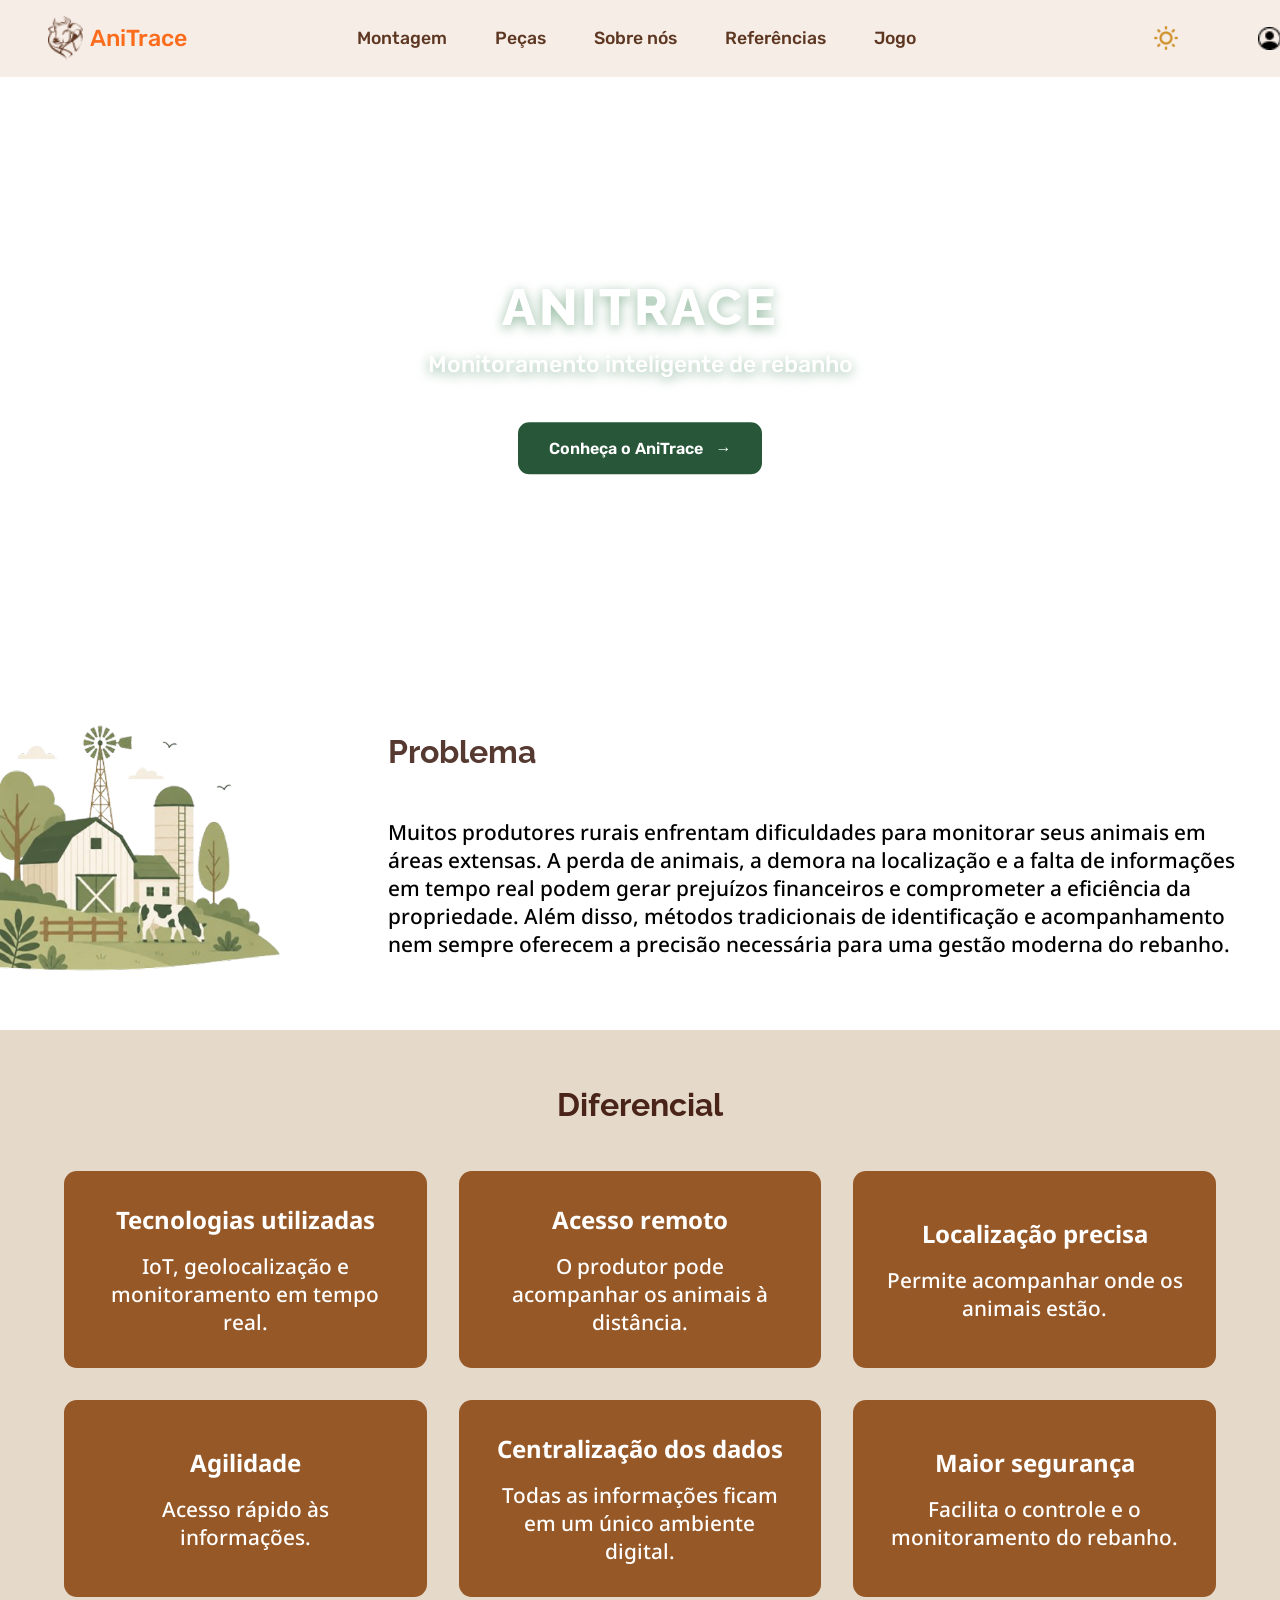
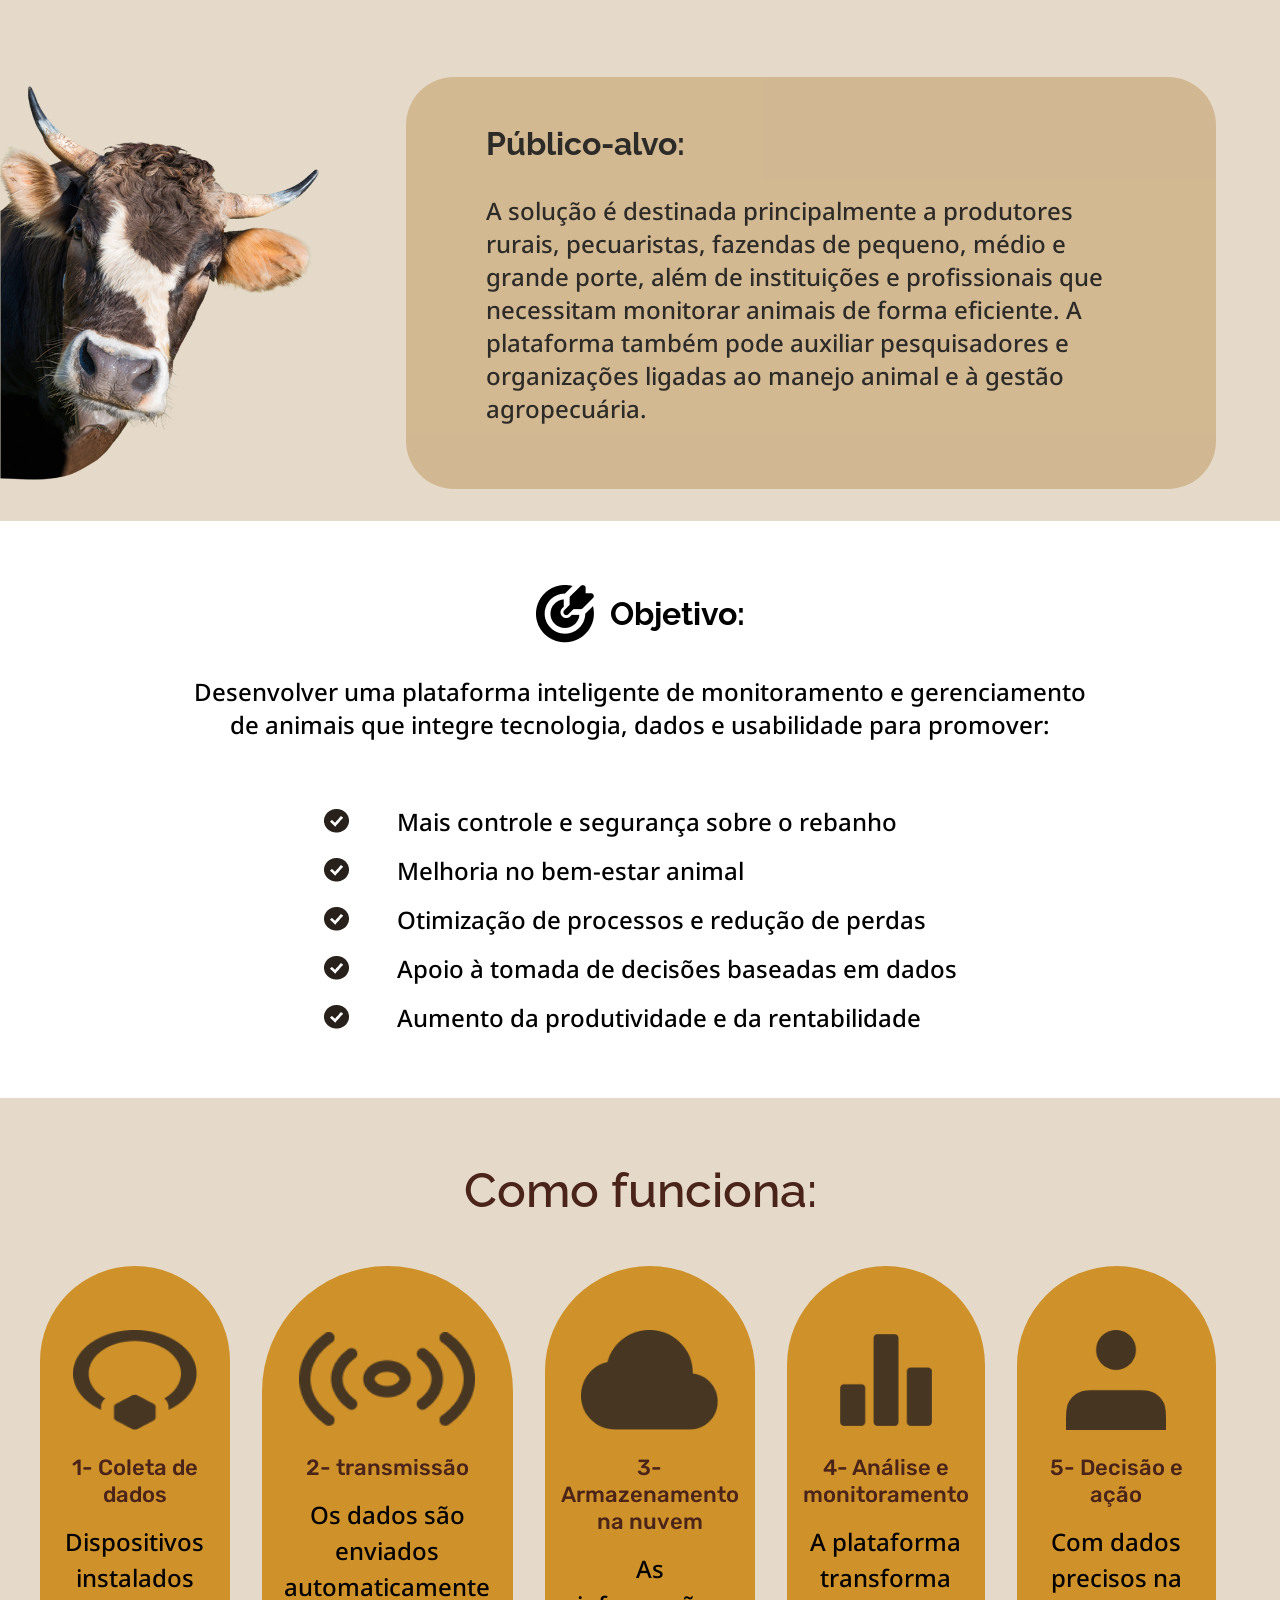
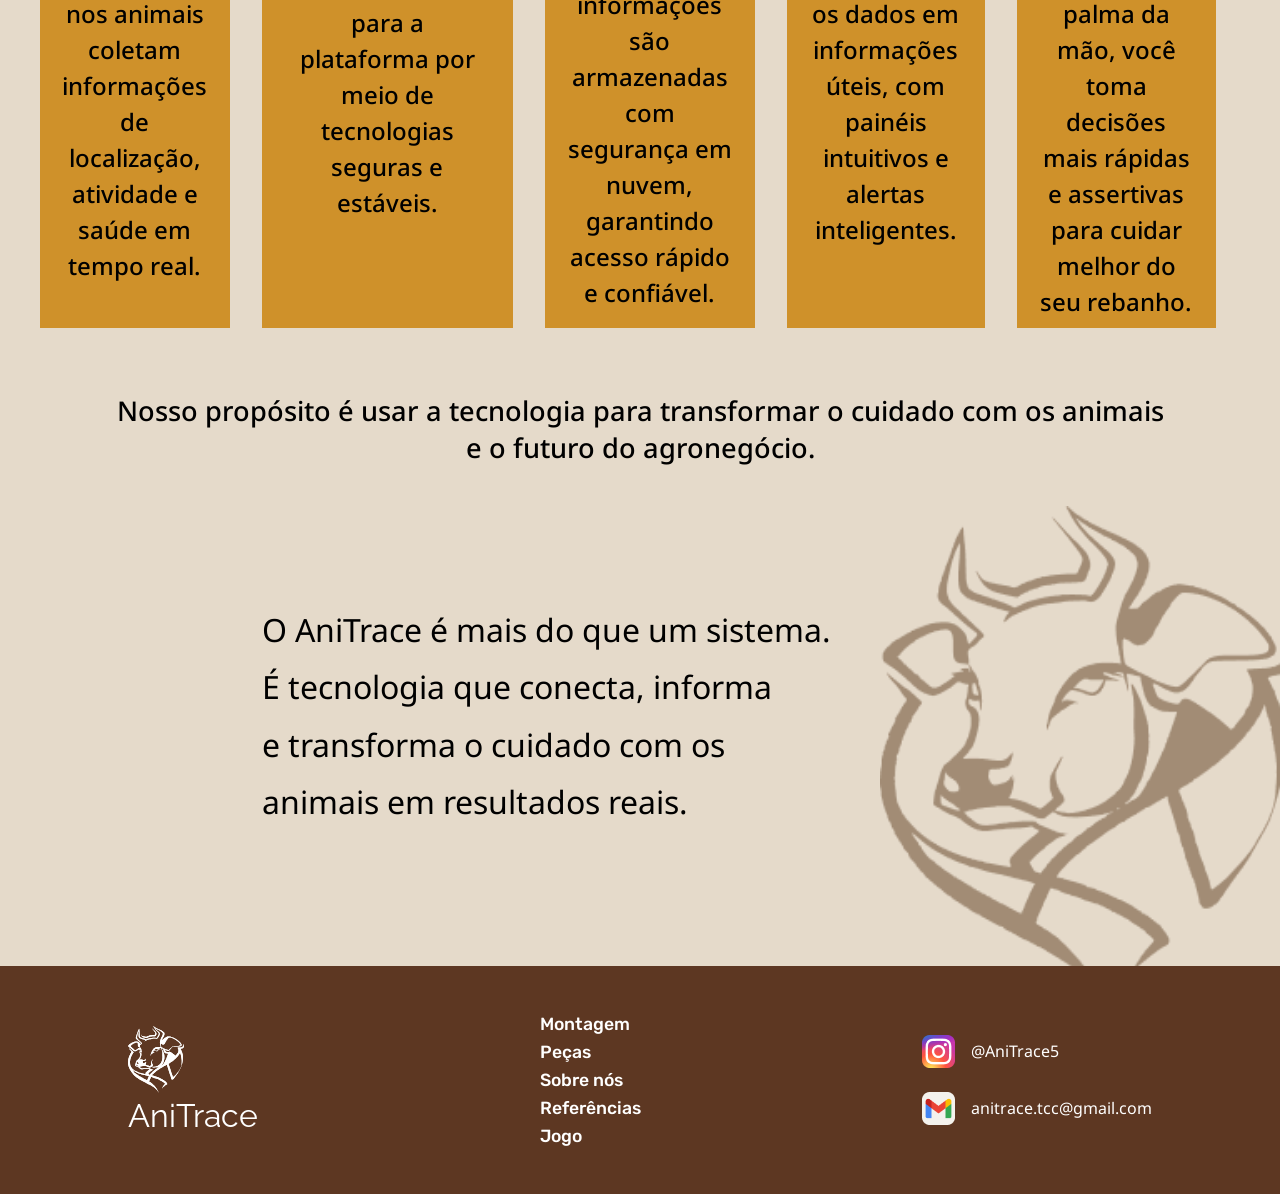
<file: index.html>
<!DOCTYPE html>
<html lang="en">

<head>
    <meta charset="UTF-8">
    <meta name="viewport" content="width=device-width, initial-scale=1.0">
    <title>AniTrace</title>

    <link rel="stylesheet" href="style.css">
    <script src="./script.js" defer></script>
    <script src="./tema.js" defer></script>

    <link rel="preconnect" href="https://fonts.googleapis.com">
    <link rel="preconnect" href="https://fonts.gstatic.com" crossorigin>
    <link href="https://fonts.googleapis.com/css2?family=Inter:ital,opsz,wght@0,14..32,100..900;1,14..32,100..900&family=Konkhmer+Sleokchher&family=Noto+Sans:ital,wght@0,100..900;1,100..900&family=Raleway:ital,wght@0,100..900;1,100..900&family=Roboto:ital,wght@0,100;0,300;0,400;0,500;0,700;0,900;1,100;1,300;1,400;1,500;1,700;1,900&family=Rubik:ital,wght@0,300..900;1,300..900&family=Space+Mono:ital,wght@0,400;0,700;1,400;1,700&display=swap" rel="stylesheet">
</head>

<body>

    <header class="pc">
        <div class="cabecalho">

<!-- DESKTOP -->
            <div class="anitrace">
                <a href="./index.html" class="linkPagina">
                    <img src="./images/Logo.png" alt="Logo site">
                    <h2 class="aberta">AniTrace</h2>
                </a>
            </div>

            <script src="./tema.js" defer></script>

            <div class="palavras">
                <a href="./Montagem/montagem.html"><h2>Montagem</h2></a>
                <a href="./Pecas/pecas.html"><h2>Peças</h2></a>
                <a href="./sobrenós/sobrenos.html"><h2>Sobre nós</h2></a>
                <a href="./referencias/referencias.html"><h2>Referências</h2></a>
                <a href="./jogo/jogo.html"><h2>Jogo</h2></a>
                
                <a href="https://trabalho-tcc-joanna.vercel.app/"
                    class="linkLogin"
                    aria-label="Acessar o aplicativo AniTrace">
                    <img id="iconeLogin"
                        src="./images/Loginpreto.png"
                        alt="Login">
                </a>
            </div>

            <div class="tema">
                <img id="iconeTemaDesktop"
                    src="./images/Sol.png"
                    alt="Tema claro"
                    onclick="trocarTema()">
            </div>
    </header>

<!-- MOBILE -->
    <header class="mobile">
        <div class="conteudo">

            <div class="anitrace">
                <img src="./images/Logo.png" alt="Logo site">
                <h2>AniTrace</h2>
            </div>

            <div class="pins">
                <a href="https://trabalho-tcc-joanna.vercel.app/"
                    class="linkLogin"
                    aria-label="Acessar o aplicativo AniTrace">
                    <img src="./images/Loginpreto.png" alt="Login">
                </a>

                <img class="menuBotao"
                src="./images/3traco.png"
                alt="Menu"
                onclick="abrirMenu()">
            </div>

        </div>
    </header>


    <div class="menuMobile" id="menuMobile">

        <div class="menuCabecalho">
            <h2>Menu</h2>
            <button onclick="fecharMenu()">✕</button>
        </div>

        <a href="./Montagem/montagem.html">Montagem</a>
        <a href="./Pecas/pecas.html">Peças</a>
        <a href="./sobrenós/sobrenos.html">Sobre nós</a>
        <a href="./referencias/referencias.html">Referências</a>
        <a href="./jogo/jogo.html">Jogo</a>

        <div class="tema">
        <img id="iconeTemaMobile"
         src="./images/Sol.png"
         alt="Tema claro"
         onclick="trocarTema()">
</div>
    </div>


    <div class="imagem">
    <video class="videoHome" autoplay muted loop playsinline>
        <source src="./images/Fazenda.mp4" type="video/mp4">
        Seu navegador não suporta vídeos.
    </video>

    <div class="central">
        <h1>ANITRACE</h1>
        <h3>Monitoramento inteligente de rebanho</h3>

        <a href="./Pecas/pecas.html" class="botaoConhecerAniTrace">
            Conheça o AniTrace
            <span aria-hidden="true">→</span>
        </a>
    </div>
</div>


    <div class="problema">

        <img src="./images/fazenda.png" alt="fazenda verde">

        <div class="textoEmPe">

            <h1>Problema</h1>

            <p>
                Muitos produtores rurais enfrentam dificuldades para monitorar seus animais em áreas extensas. A perda de animais, a demora na localização e a falta de informações em tempo real podem gerar prejuízos financeiros e comprometer a eficiência da propriedade. Além disso, métodos tradicionais de identificação e acompanhamento nem sempre oferecem a precisão necessária para uma gestão moderna do rebanho.
            </p>

        </div>

    </div>


    <div class="diferencial">

        <h1>Diferencial</h1>

        <div class="divs">

            <div class="primeira">

                <div>
                    <p>
                        <strong>Tecnologias utilizadas</strong>
                        IoT, geolocalização e monitoramento em tempo real.
                    </p>
                </div>

                <div>
                    <p>
                        <strong>Acesso remoto</strong>
                        O produtor pode acompanhar os animais à distância.
                    </p>
                </div>

            </div>

            <div class="segunda">

                <div>
                    <p>
                        <strong>Localização precisa</strong>
                        Permite acompanhar onde os animais estão.
                    </p>
                </div>

                <div>
                    <p>
                        <strong>Agilidade</strong>
                        Acesso rápido às informações.
                    </p>
                </div>

            </div>

            <div class="terceira">

                <div>
                    <p>
                        <strong>Centralização dos dados</strong>
                        Todas as informações ficam em um único ambiente digital.
                    </p>
                </div>

                <div>
                    <p>
                        <strong>Maior segurança</strong>
                        Facilita o controle e o monitoramento do rebanho.
                    </p>
                </div>

            </div>

        </div>

    </div>


    <div class="publicoAlvo">

        <img src="./images/Vaca PNG.png" alt="Vaca">

        <div>

            <H1>Público-alvo:</H1>

            <p>
                A solução é destinada principalmente a produtores rurais, pecuaristas, fazendas de pequeno, médio e grande porte, além de instituições e profissionais que necessitam monitorar animais de forma eficiente. 
                A plataforma também pode auxiliar pesquisadores e organizações ligadas ao manejo animal e à gestão agropecuária.
            </p>

        </div>

    </div>


    <div class="objetivo">

        <div class="flecha">

            <img src="./images/Vector.png" alt="Alvo">

            <h1>Objetivo:</h1>

        </div>

        <p class="textoObjetivo">
            Desenvolver uma plataforma inteligente de monitoramento e gerenciamento de animais que integre tecnologia, dados e usabilidade para promover:
        </p>

        <div class="alinhar">

            <div class="cheks">
                <img src="./images/check.png" alt="check">
                <p>Mais controle e segurança sobre o rebanho</p>
            </div>

            <div class="cheks">
                <img src="./images/check.png" alt="check">
                <p>Melhoria no bem-estar animal</p>
            </div>

            <div class="cheks">
                <img src="./images/check.png" alt="check">
                <p>Otimização de processos e redução de perdas</p>
            </div>

            <div class="cheks">
                <img src="./images/check.png" alt="check">
                <p>Apoio à tomada de decisões baseadas em dados</p>
            </div>

            <div class="cheks">
                <img src="./images/check.png" alt="check">
                <p>Aumento da produtividade e da rentabilidade</p>
            </div>

        </div>

    </div>


    <div class="comoFunciona">

        <h1>Como funciona:</h1>

        <div class="quadrados">

            <div class="redondos">

                <img src="./images/coleira.png" alt="Coleira">

                <div>

                    <h2>1- Coleta de <br> dados</h2>

                    <p>
                        Dispositivos instalados nos animais coletam informações de localização, atividade e saúde em tempo real.
                    </p>

                </div>

            </div>


            <div class="redondos">

                <img src="./images/transmissao.png" alt="Wifi">

                <div class="espaco">

                    <h2>2- transmissão</h2>

                    <p>
                        Os dados são enviados automaticamente para a plataforma por meio de tecnologias seguras e estáveis.
                    </p>

                </div>

            </div>


            <div class="redondos">

                <img src="./images/nuvem.png" alt="Nuvem">

                <div class="espaco">

                    <h2>3- Armazenamento na nuvem</h2>

                    <p>
                        As informações são armazenadas com segurança em nuvem, garantindo acesso rápido e confiável.
                    </p>

                </div>

            </div>


            <div class="redondos">

                <img src="./images/analise.png" alt="Dados">

                <div class="espaco">

                    <h2>4- Análise e monitoramento</h2>

                    <p>
                        A plataforma transforma os dados em informações úteis, com painéis intuitivos e alertas inteligentes.
                    </p>

                </div>

            </div>


            <div class="redondos">

                <img src="./images/pessoa.png" alt="Pessoa">

                <div>

                    <h2>5- Decisão e ação</h2>

                    <p>
                        Com dados precisos na palma da mão, você toma decisões mais rápidas e assertivas para cuidar melhor do seu rebanho.
                    </p>

                </div>

            </div>

        </div>

        <p class="textoMotivador">
            Nosso propósito é usar a tecnologia para transformar o cuidado com os animais <br> e o futuro do agronegócio.
        </p>

    </div>


    <div class="textoNos">

        <p>
            O AniTrace é mais do que um sistema. É tecnologia que conecta, informa <br> e transforma o cuidado com os animais em resultados reais.
        </p>

        <img src="./images/vacapg1.png" alt="vaca logo">

    </div>


    <div class="rodape">

        <div class="anitrace">
            <a href="./index.html">
            <img src="./images/Logo.svg" alt="logo">
            <h1>AniTrace</h1>
            </a>
        </div>


        <div class="links">

            <a href="./Montagem/montagem.html"><h2>Montagem</h2></a>
            <a href="./Pecas/pecas.html"><h2>Peças</h2></a>
            <a href="./sobrenós/sobrenos.html"><h2>Sobre nós</h2></a>
            <a href="./referencias/referencias.html"><h2>Referências</h2></a>
            <a href="./jogo/jogo.html"><h2>Jogo</h2></a>
        </div>


        <div class="redes">

            <div>
                <img class="iconeContato" src="./images/insta.png" alt="Instagram">
                <a href=""></a>@AniTrace5
            </div>

            <div>
                <img class="iconeContato" src="./images/email.png" alt="Email">
                <a href=""></a>anitrace.tcc@gmail.com
            </div>
        </div>

    </div>

</body>

</html>
</file>
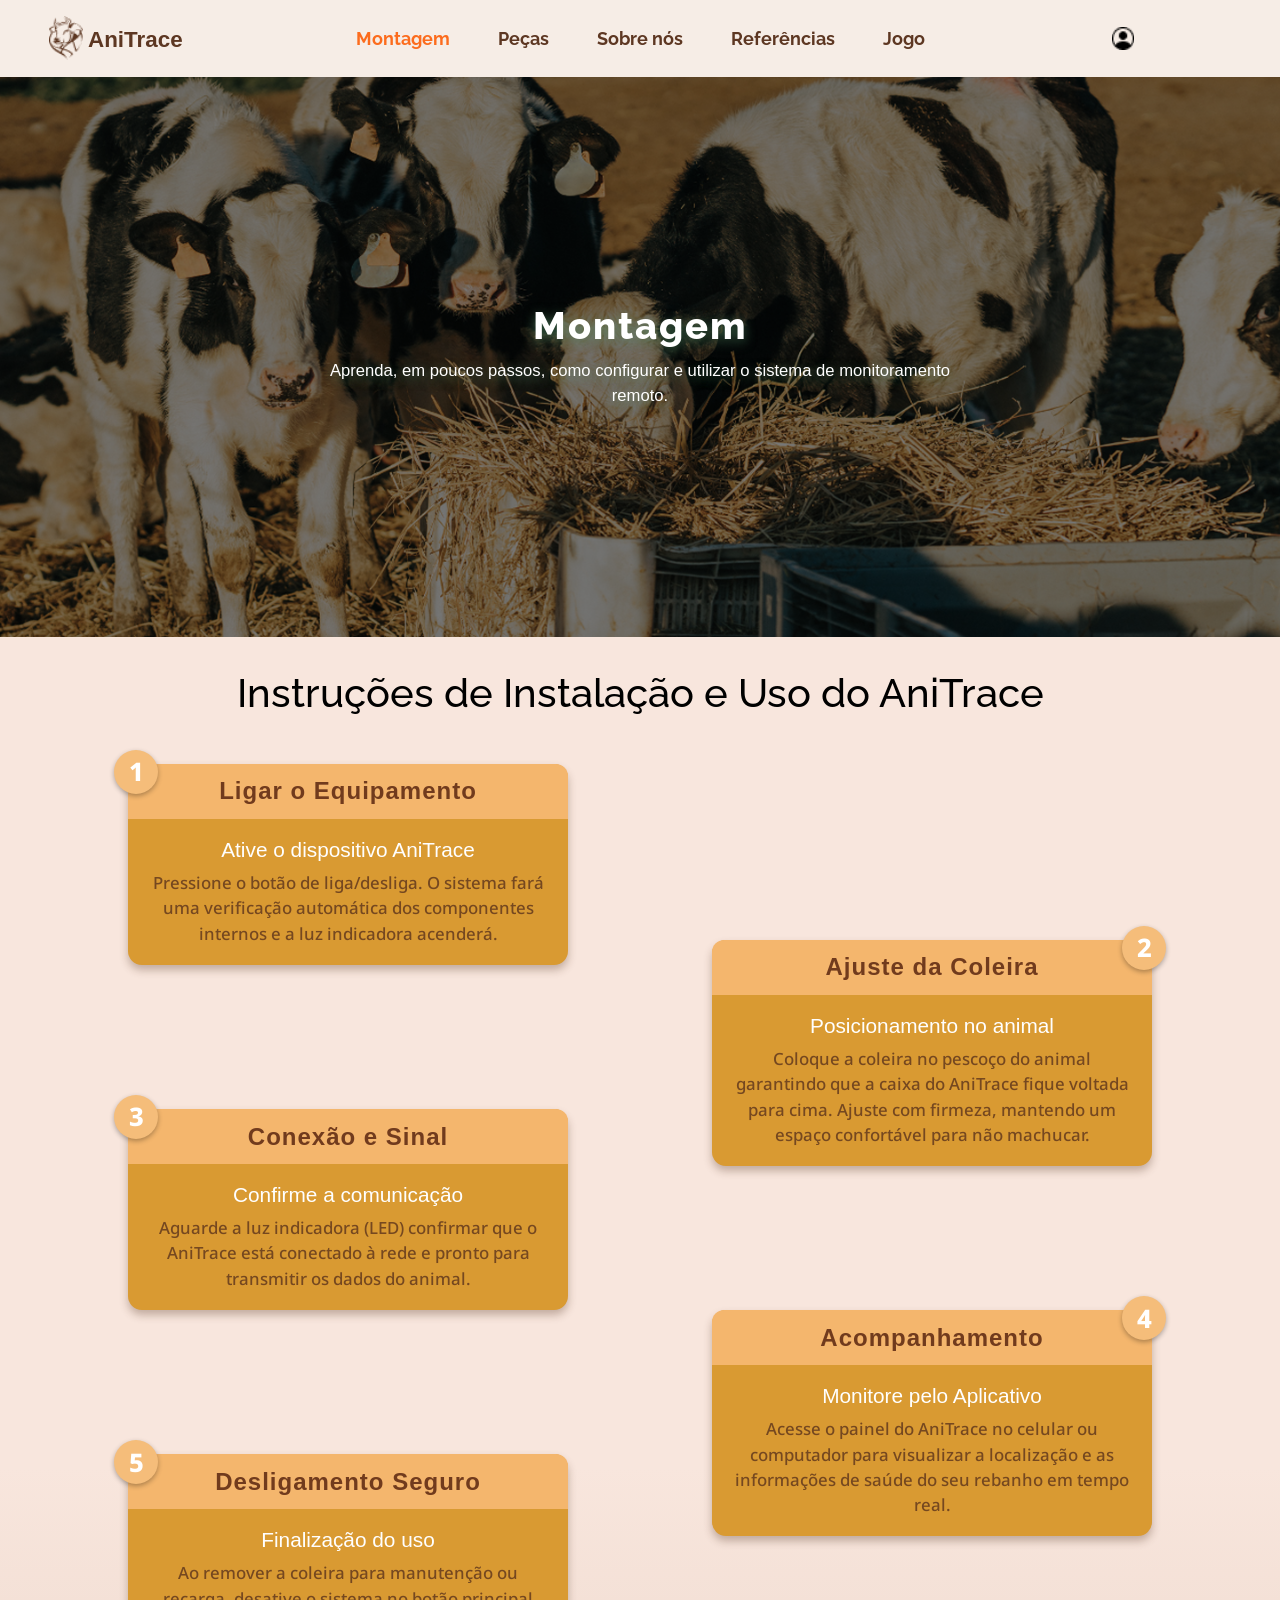
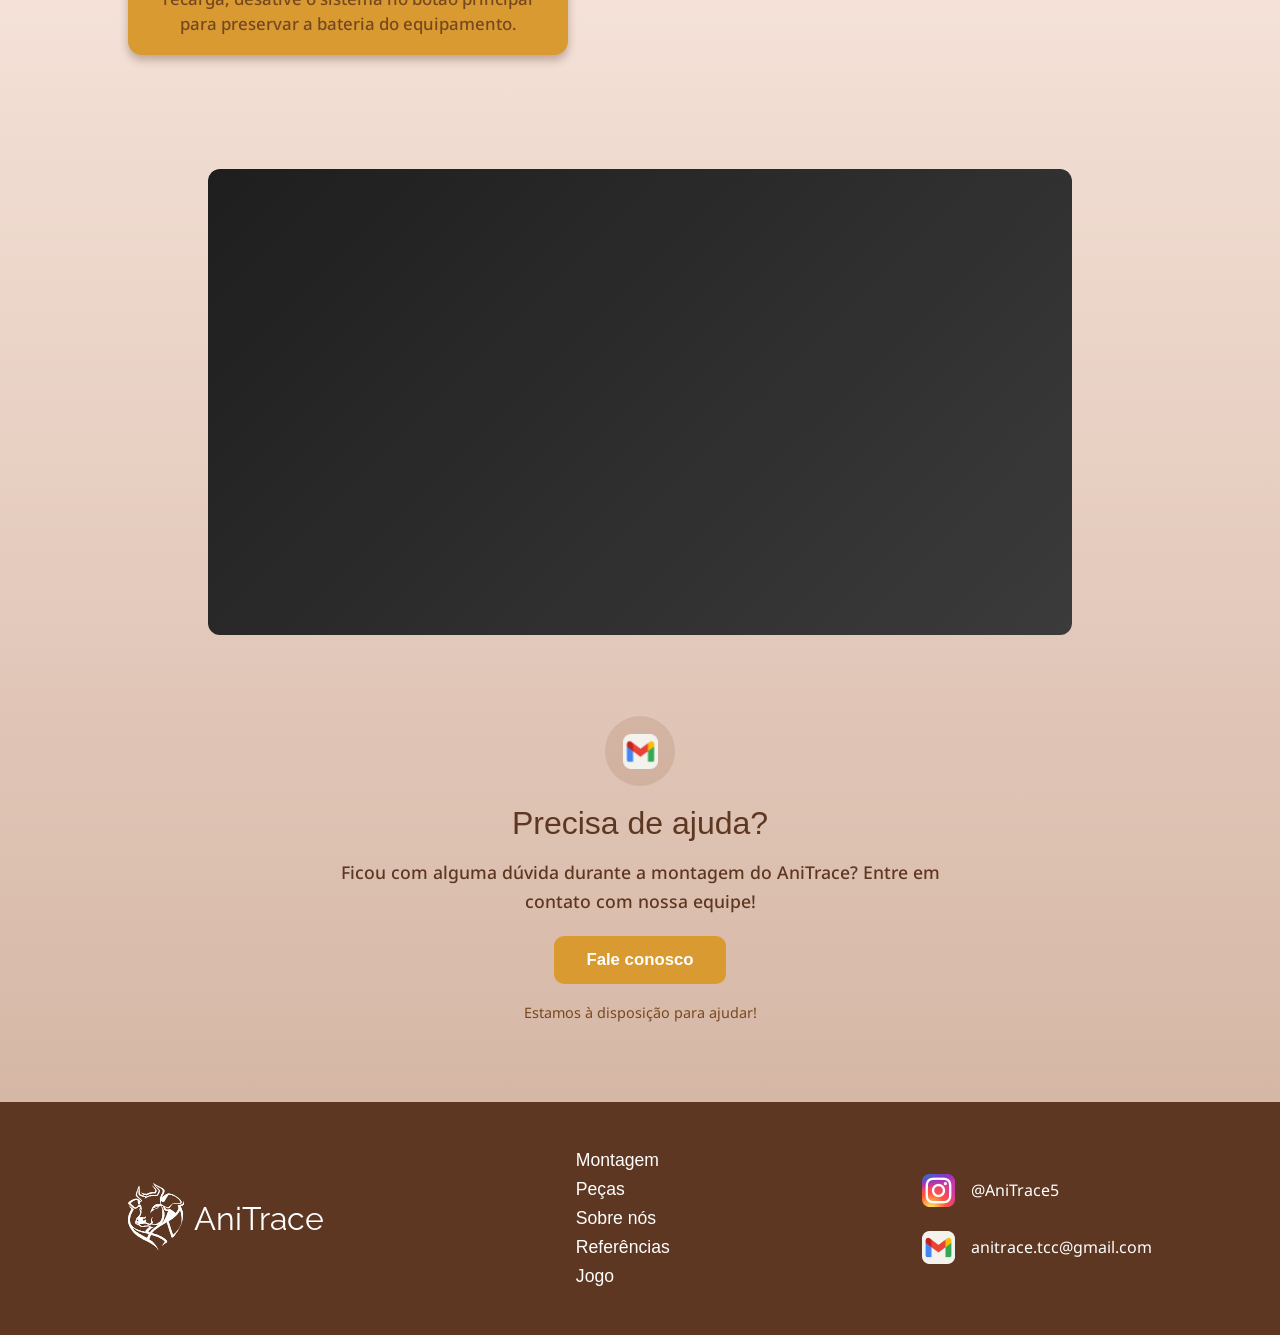
<file: Montagem/montagem.html>
<!DOCTYPE html>
<html lang="pt-BR">
<head>
    <meta charset="UTF-8">
    <meta name="viewport" content="width=device-width, initial-scale=1.0">
    <title>ANITRACE</title>
    <link rel="stylesheet" href="../style.css">
    <link rel="stylesheet" href="./montagem.css">

    <script src="../tema.js" defer></script>
    <script src="../script.js" defer></script>
    <script src="./montagem.js"></script>
    
    <link rel="preconnect" href="https://fonts.googleapis.com">
    <link rel="preconnect" href="https://fonts.gstatic.com" crossorigin>
    <link href="https://fonts.googleapis.com/css2?family=Imprima&family=Instrument+Sans:ital,wght@0,400..700;1,400..700&family=Konkhmer+Sleokchher&family=Noto+Sans:ital,wght@0,100..900;1,100..900&family=Nunito:ital,wght@0,200..1000;1,200..1000&family=Raleway:ital,wght@0,100..900;1,100..900&display=swap" rel="stylesheet">
</head>

<body class="pagina-montagem">
    <div class="fundoHeader">
        <div id="header"></div>
    </div>

    <div class="imagem">

        <img class="topHome" src="./Imgs/Fundo vacas.png" alt="foto home">

        <div class="central">

            <h1>Montagem</h1>
            <h3>Aprenda, em poucos passos, como configurar e utilizar o sistema de monitoramento remoto.</h3>

        </div>
    </div>

    <div class="instrucoes">
    <h1>Instruções de Instalação e Uso do AniTrace</h1>

    <div class="quadrados">

        <div class="esquerda">
            <!-- ETAPA 1 -->
            <div class="etapa etapa1">
                <span class="numero">1</span>
                <h2>Ligar o Equipamento</h2>
                <div class="conteudo">
                    <h3>Ative o dispositivo AniTrace</h3>
                    <p>Pressione o botão de liga/desliga. O sistema fará uma verificação automática dos componentes internos e a luz indicadora acenderá.</p>
                </div>
            </div>

            <!-- ETAPA 3 -->
            <div class="etapa etapa3">
                <span class="numero">3</span>
                <h2>Conexão e Sinal</h2>
                <div class="conteudo">
                    <h3>Confirme a comunicação</h3>
                    <p>Aguarde a luz indicadora (LED) confirmar que o AniTrace está conectado à rede e pronto para transmitir os dados do animal.</p>
                </div>
            </div>

            <!-- ETAPA 5 -->
            <div class="etapa etapa5">
                <span class="numero">5</span>
                <h2>Desligamento Seguro</h2>
                <div class="conteudo">
                    <h3>Finalização do uso</h3>
                    <p>Ao remover a coleira para manutenção ou recarga, desative o sistema no botão principal para preservar a bateria do equipamento.</p>
                </div>
            </div>
        </div>

        <div class="direita">
            <!-- ETAPA 2 -->
            <div class="etapa etapa2">
                <span class="numero">2</span>
                <h2>Ajuste da Coleira</h2>
                <div class="conteudo">
                    <h3>Posicionamento no animal</h3>
                    <p>Coloque a coleira no pescoço do animal garantindo que a caixa do AniTrace fique voltada para cima. Ajuste com firmeza, mantendo um espaço confortável para não machucar.</p>
                </div>
            </div>

            <!-- ETAPA 4 -->
            <div class="etapa etapa4">
                <span class="numero">4</span>
                <h2>Acompanhamento</h2>
                <div class="conteudo">
                    <h3>Monitore pelo Aplicativo</h3>
                    <p>Acesse o painel do AniTrace no celular ou computador para visualizar a localização e as informações de saúde do seu rebanho em tempo real.</p>
                </div>
            </div>
        </div>

    </div>
</div>
</div>

<div class="video">
    <iframe
        src="https://www.youtube.com/embed/3Ug24pLBuFA"
        title="Vídeo de montagem do AniTrace"
        allow="accelerometer; autoplay; clipboard-write; encrypted-media; gyroscope; picture-in-picture; web-share"
        allowfullscreen>
    </iframe>
</div>

<!-- CENTRAL DE AJUDA -->

<section class="central-ajuda" id="central-ajuda">
    <div class="ajuda-icone">
        <img src="../images/email.png" alt="Ícone de e-mail">
    </div>

<h2>Precisa de ajuda?</h2>

<p>
    Ficou com alguma dúvida durante a montagem do AniTrace?
    Entre em contato com nossa equipe!
</p>

<a
    class="botao-ajuda"
    href="https://mail.google.com/mail/?view=cm&fs=1&to=anitrace.tcc%40gmail.com&su=D%C3%BAvida%20sobre%20a%20montagem%20do%20AniTrace"
    target="_blank"
    rel="noopener noreferrer"
>
    Fale conosco
</a>

<span>Estamos à disposição para ajudar!</span>

</section>

<div class="rodape">

        <div class="anitrace">
            <a href="../index.html">
            <img src="../images/Logo.svg" alt="logo"></a>
            <a href="../index.html"><h1>AniTrace</h1></a>
        </div>


        <div class="links">

            <a href="./montagem.html"><h2 class="aberta">Montagem</h2></a>
            <a href="../Pecas/pecas.html"><h2>Peças</h2></a>
            <a href="../sobrenós/sobrenos.html"><h2>Sobre nós</h2></a>
            <a href="../referencias/referencias.html"><h2>Referências</h2></a>
            <a href="../jogo/jogo.html"><h2>Jogo</h2></a>
        </div>


        <div class="redes">

            <div>
                <img src="../images/insta.png" alt="Instagram">
                <a href=""></a>@AniTrace5
            </div>

            <div>
                <img src="../images/email.png" alt="Email">
                <a href=""></a>anitrace.tcc@gmail.com
            </div>

        </div>

    </div>
</body>
</html>
</file>
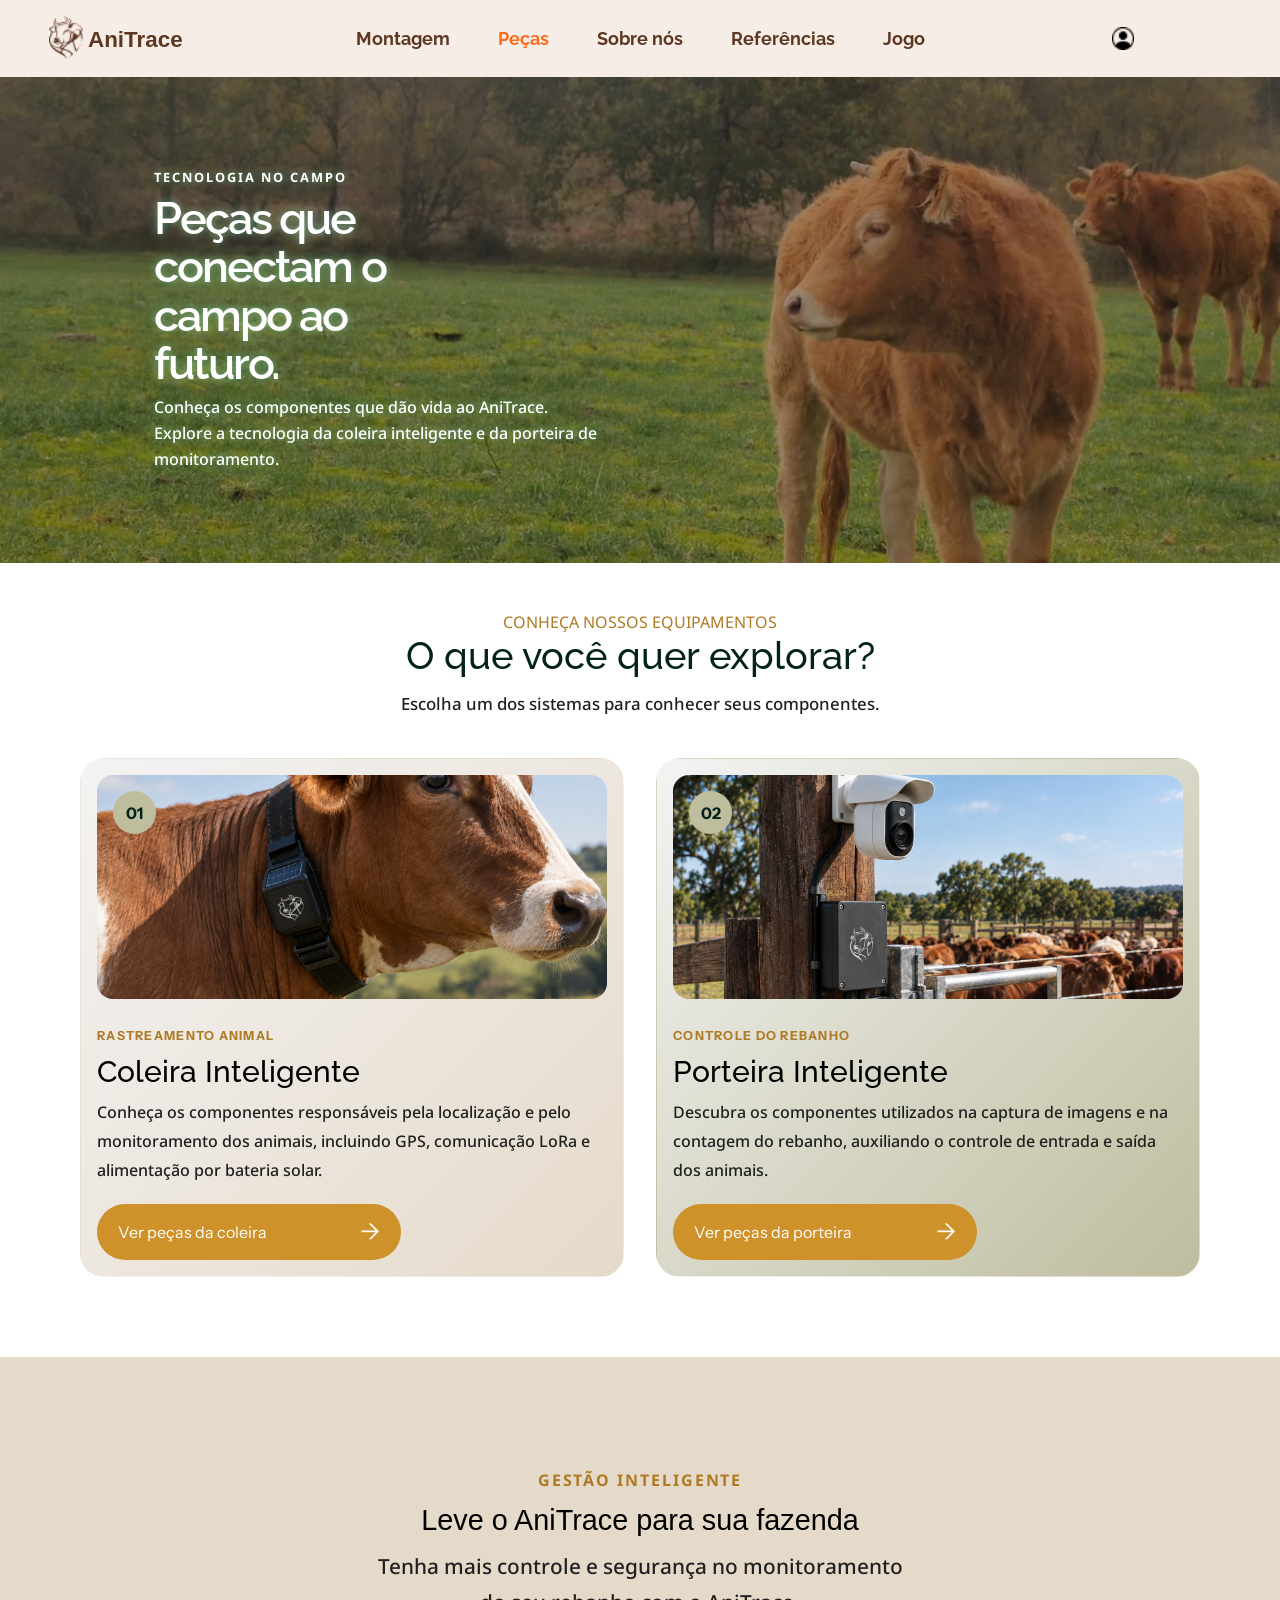
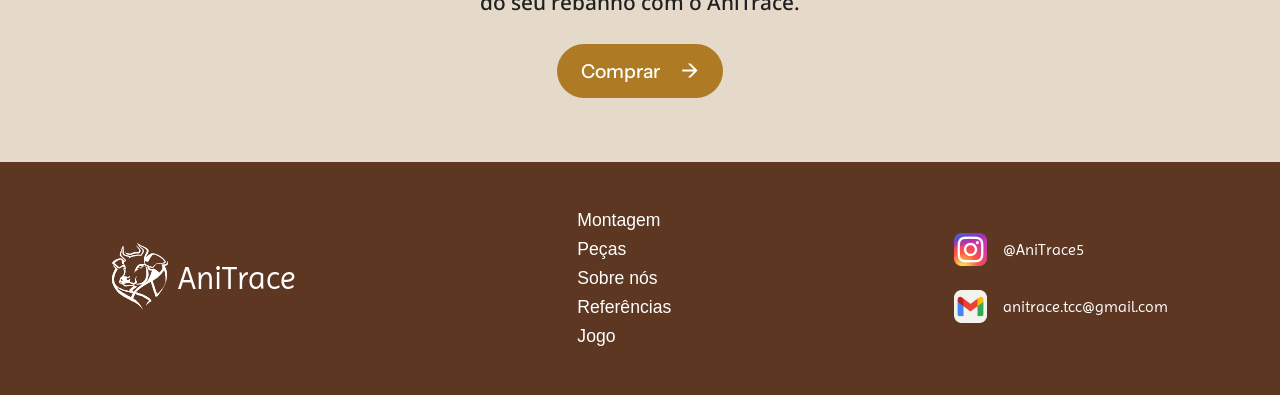
<file: Pecas/pecas.html>
<!DOCTYPE html>
<html lang="pt-BR">
<head>
    <meta charset="UTF-8">
    <meta name="viewport" content="width=device-width, initial-scale=1.0">
    <title>AniTrace</title>
    <link rel="stylesheet" href="../style.css">
    <link rel="stylesheet" href="./pecas.css">

    <script src="../tema.js" defer></script>
    <script src="../script.js" defer></script>
    <script src="./pecas.js" defer></script>

    <link rel="preconnect" href="https://fonts.googleapis.com">
    <link rel="preconnect" href="https://fonts.gstatic.com" crossorigin>
    <link href="https://fonts.googleapis.com/css2?family=Imprima&family=Instrument+Sans:ital,wght@0,400..700;1,400..700&family=Konkhmer+Sleokchher&family=Noto+Sans:ital,wght@0,100..900;1,100..900&family=Nunito:ital,wght@0,200..1000;1,200..1000&family=Raleway:ital,wght@0,100..900;1,100..900&display=swap" rel="stylesheet">
</head>

<body>
    <div class="fundoHeader">
        <div id="header"></div>
    </div>


    <section class="hero">
    <div class="heroTexto">
        <span class="heroEtiqueta">TECNOLOGIA NO CAMPO</span>

        <h1>Peças que conectam o campo ao futuro.</h1>

        <p>
            Conheça os componentes que dão vida ao AniTrace.
            Explore a tecnologia da coleira inteligente e
            da porteira de monitoramento.
        </p>
    </div>
</section>

    <section class="selecaoEquipamentos">
        <div class="selecaoIntroducao">
            <span>CONHEÇA NOSSOS EQUIPAMENTOS</span>
            <h2>O que você quer explorar?</h2>
            <p>Escolha um dos sistemas para conhecer seus componentes.</p>
        </div>

        <div class="equipamentosGrid">
            <article class="equipamentoCard cardColeira">
                <div class="equipamentoImagem">
                    <img src="./Imgs/Vacadecoleira.png"
                         alt="Coleira inteligente para monitoramento do gado">
                    <span class="equipamentoNumero">01</span>
                </div>

                <div class="equipamentoInfo">
                    <span class="equipamentoCategoria">RASTREAMENTO ANIMAL</span>
                    <h2>Coleira Inteligente</h2>
                    <p>
                        Conheça os componentes responsáveis pela localização
                        e pelo monitoramento dos animais, incluindo GPS,
                        comunicação LoRa e alimentação por bateria solar.
                    </p>

                    <button class="categoriaBotao cardBotao"
                            type="button"
                            data-categoria="coleira"
                            onclick="document.getElementById('listaProdutos').scrollIntoView({behavior:'smooth',block:'start'})">
                        Ver peças da coleira
                        <span aria-hidden="true">→</span>
                    </button>
                </div>
            </article>

            <article class="equipamentoCard cardPorteira">
                <div class="equipamentoImagem">
                    <img src="./Imgs/CâmeraCurral.png"
                         alt="Porteira inteligente para monitoramento do rebanho">
                    <span class="equipamentoNumero">02</span>
                </div>

                <div class="equipamentoInfo">
                    <span class="equipamentoCategoria">CONTROLE DO REBANHO</span>
                    <h2>Porteira Inteligente</h2>
                    <p>
                        Descubra os componentes utilizados na captura de imagens
                        e na contagem do rebanho, auxiliando o controle de
                        entrada e saída dos animais.
                    </p>

                    <button class="categoriaBotao cardBotao"
                            type="button"
                            data-categoria="porteira"
                            onclick="document.getElementById('listaProdutos').scrollIntoView({behavior:'smooth',block:'start'})">
                        Ver peças da porteira
                        <span aria-hidden="true">→</span>
                    </button>
                </div>
            </article>
        </div>
    </section>

    <div class="produtos" id="listaProdutos"></div>

    <section class="secaoComprarAniTrace">
        <div class="conteudoComprarAniTrace">
            <span class="etiquetaAniTrace">GESTÃO INTELIGENTE</span>

            <h2>Leve o AniTrace para sua fazenda</h2>

            <p>
                Tenha mais controle e segurança no monitoramento do seu rebanho
                com o AniTrace.
            </p>

            <button class="comprarAniTrace" type="button">
                Comprar
                <span aria-hidden="true">→</span>
            </button>
        </div>
    </section>

    <div class="modalEstoque" id="modalEstoque"
     role="dialog"
     aria-modal="true"
     aria-labelledby="tituloEstoque"
     aria-describedby="mensagemEstoque"
     hidden>

        <div class="modalEstoqueConteudo">
            <button class="fecharModal" id="fecharModal"
                    type="button" aria-label="Fechar">
                &times;
            </button>

            <span class="iconeEstoque" aria-hidden="true">!</span>

            <h2 id="tituloEstoque">Produto indisponível</h2>

            <p id="mensagemEstoque">
                No momento, este produto não está disponível para compra.
                Agradecemos pelo seu interesse!
            </p>

            <button class="botaoEntendi" id="botaoEntendi" type="button">
                Entendi
            </button>
        </div>
    </div>

    <div class="rodape">

        <div class="anitrace">
            <a href="../index.html">
            <img src="../images/Logo.svg" alt="logo"></a>
            <a href="../index.html"><h1>AniTrace</h1></a>
        </div>


        <div class="links">

            <a href="../Montagem/montagem.html"><h2>Montagem</h2></a>
            <a href="./pecas.html"><h2 class="aberta">Peças</h2></a>
            <a href="../sobrenós/sobrenos.html"><h2>Sobre nós</h2></a>
            <a href="../referencias/referencias.html"><h2>Referências</h2></a>
            <a href="../jogo/jogo.html"><h2>Jogo</h2></a>
        </div>


        <div class="redes">

            <div>
                <img src="../images/insta.png" alt="Instagram">
                <a href=""></a>@AniTrace5
            </div>

            <div>
                <img src="../images/email.png" alt="Email">
                <a href=""></a>anitrace.tcc@gmail.com
            </div>

        </div>

    </div>
</body>
</html>
</file>
<file: style.css>
*{
    padding: 0;
    margin: 0;
    box-sizing: border-box;
}

html, body{
    overflow-x: hidden;
        
    a{
        text-decoration: none;
    }

    body {
        font-family: "Noto Sans", sans-serif;
    }

    h1 {
        font-family: "Raleway", sans-serif;
        font-weight: 700;
        font-size: 2rem;
    }

    h2, h3 {
        font-family: "Rubik", sans-serif;
        font-weight: 500;
    }

    p {
        font-family: "Noto Sans", sans-serif;
        font-weight: 400;
    }

   a {
        font-family: "Rubik", sans-serif;
        font-weight: 500;
   }
}

.menuMobile {
    display: none;
}

/* ===== TEMA E CORES ===== */

:root {
    --fundoClaro: #E5DACA;
    --header: #F6EDE6;
    --headerFont: #5D3722;
    --rodape: #5D3722;
    --problemaColor: #563930;
    --diferencialColor: #4A2319;
    --divsColor: #965827;
    --divPublicoAlvo: #CEB185;
    --quadrados: #CF912A;
    --fundoTema: #C9BDBA;
    --branco: white;
    --preto: black;
    --aberta: #FC6C1D;
    --textoSobreCor: #FFFFFF;
    --textoSobreImagem: #FFFFFF;
    --sombraImagem: rgba(0, 0, 0, 0.2);
}

body.escuro {
    --fundoClaro: #03221C;
    --header: #A55E32;
    --headerFont: #F6EDE6;
    --rodape: #8C4A10;
    --problemaColor: #F6EDE6;
    --diferencialColor: #F6EDE6;
    --divsColor: #245448;
    --divPublicoAlvo: #A7ABB1;
    --quadrados: #9191E9;
    --branco: black;
    --preto: white;
    --aberta: #FFA305;
    --textoSobreCor: #F6EDE6;
    --textoSobreImagem: #FFFFFF;
    --sombraImagem: rgba(0, 0, 0, 0.2);
}

body.escuro{
    .pc .anitrace img,
    .mobile .anitrace img,
    .mobile .pins img,
    .flecha img,
    .cheks img,
    .quadrados .redondos img,
    .textoNos img {
        filter: brightness(0) invert(1);
    }
}

.mobile{
    display: none;
}

/* ===== HEADER / NAVEGAÇÃO ===== */

.pc {
    background-color: var(--header);
}

.pc h2 {
    font-family: "Rubik", sans-serif;
    font-size: 1.1rem;
    font-weight: 500;
    color: var(--headerFont);
}

.pc .anitrace a {
    display: flex;
    flex-direction: row;
    align-items: center;
    gap: .4rem;
    text-decoration: none;
    color: inherit;
}

.pc .anitrace a img {
    display: block;
    flex-shrink: 0;
}

.pc .anitrace a h2 {
    margin: 0;
}

div.cabecalho{
    display: flex;
    justify-content: space-between;
    padding-block: 1rem;
    align-items: center;

    div.anitrace{
        display: flex;
        margin-left: 3rem;
        align-items: center;
    }

    .anitrace{
    display: flex;
    justify-content: space-between;
    gap: 0.6rem;

        .aberta{
            color: var(--aberta);
        }

        img{
            width: 2.2rem;
            height: 2.8rem;
            margin-top: 0;
        }

        h2{
            font-size: 1.45rem;
        }
    }

    div.palavras {
        display: flex;
        align-items: center;
        justify-content: center;
        gap: 3rem;
        padding-right: 0;
        transform: none;
    }

    div.palavras > a {
        display: flex;
        align-items: center;
        justify-content: center;
    }

    div.palavras > a h2 {
        margin: 0;
    }

    .linkLogin {
        display: flex;
        align-items: center;
        justify-content: center;
        padding: 0.4rem;
        text-decoration: none;
    }

    .linkLogin img {
        display: block;
        width: 1.4rem !important;
        height: 1.4rem !important;
        object-fit: contain;
        cursor: pointer;
        transition: transform 0.2s ease;
        position: relative;
        left: 18rem;
    }

    .linkLogin:hover img {
        transform: scale(1.1);
    }

    div.tema{
        display: flex;
        align-items: center;
        justify-content: center;
        margin-left: 3rem;
        margin-right: 2.4rem;
        gap: 0.6rem;

        img{
            width: 1.5rem;
            height: 1.5rem;
            position: relative;
            left: -4rem;
        }
    }
}

/* ===== HOME vídeo ===== */

.imagem {
    position: relative;
    width: 100%;
    height: 600px;
    overflow: hidden;
    background-color: #fff;
}

body.escuro .imagem {
    background-color: #000;
}

.imagem .videoHome {
    position: absolute;
    top: 0;
    left: 0;
    width: 100%;
    height: calc(100% - 40px);
    object-fit: cover;
    z-index: 0;
    pointer-events: none;
}

.imagem .videoHome.esmaecendo {
    filter: blur(12px);
}

/* Escurece levemente o vídeo para destacar o texto */
.imagem::after {
    content: "";
    position: absolute;
    inset: 0;
    background: linear-gradient(
        to bottom,
        0 3px 12px rgba(85, 146, 105, 0.65),
        var(--sombraImagem),
        0 3px 12px rgba(85, 146, 105, 0.65)
    );
    z-index: 1;
    pointer-events: none;
}

@keyframes zoomSuave {
    from {
        transform: scale(1);
    }

    to {
        transform: scale(1.03);
    }
}

/* Ajustes para celulares */
@media (max-width: 768px) {
    .imagem {
        height: 500px;
    }

    .imagem .central {
        width: 92%;
        gap: 10px;
    }

    .imagem .central h1 {
        font-size: 2.4rem;
        letter-spacing: 2px;
    }

    .imagem .central h3 {
        font-size: 1.05rem;
        padding-inline: 0.5rem;
    }
}

/* ===== Texto Home ===== */

.imagem .central {
    position: absolute;
    top: 50%;
    left: 50%;
    transform: translate(-50%, -50%);
    z-index: 2;

    width: 90%;
    max-width: 900px;
    text-align: center;
    color: white;

    display: flex;
    flex-direction: column;
    align-items: center;
    justify-content: center;
    gap: 12px;
}

.imagem .central h1 {
    margin: 0;
    color: white;
    font-family: "Raleway", sans-serif;
    font-size: clamp(2.5rem, 4vw, 4rem);
    font-weight: 800;
    letter-spacing: 3px;
    line-height: 1.1;
    text-shadow: 0 3px 12px rgba(85, 146, 105, 0.65);
}

.imagem .central h3 {
    margin: 0;
    color: white;
    font-family: "Rubik", sans-serif;
    font-size: clamp(1rem, 1.8vw, 1.6rem);
    font-weight: 500;
    line-height: 1.5;
    text-shadow: 0 3px 12px rgba(85, 146, 105, 0.65);
}

body.escuro .imagem .central h1 {
    color: #d8ebda;
    text-shadow: 0 0 14px rgba(25, 131, 57, 0.507);
}

body.escuro .imagem .central h3 {
    color: #eaf8ed;
    text-shadow: 0 0 10px rgba(2, 139, 43, 0.25);
}

/* BOTÃO DA HOME */

.botaoConhecerAniTrace {
    display: inline-flex;
    align-items: center;
    justify-content: center;
    gap: 0.8rem;

    margin-top: 1.8rem;
    padding: 0.9rem 1.8rem;

    background-color: #285638;
    color: #ffffff;

    border: 2px solid #285638;
    border-radius: 0.7rem;

    font-size: 1rem;
    font-weight: 600;
    text-decoration: none;

    transition:
        background-color 0.2s ease,
        transform 0.2s ease;
}

.botaoConhecerAniTrace:hover {
    background-color: #1e422b;
    border-color: #1e422b;
    transform: translateY(-2px);
}

.botaoConhecerAniTrace:focus-visible {
    outline: 3px solid #ffffff;
    outline-offset: 4px;
}

.central {
    display: flex;
    flex-direction: column;
    align-items: center;
    justify-content: center;
    text-align: center;
}

/* ===== CONTEÚDO PRINCIPAL ===== */

.problema{
    display: flex;
    background-color: var(--branco);
    justify-content: flex-start;
    gap: 6rem;
    padding-top: 0.5rem;
    padding-bottom: 1rem;
    align-items: center;

    img{
        width: 25rem;
        height: 20rem;
    }

    .textoEmPe{
        margin-right: 2.6rem;
        padding-bottom: 3.5rem;

        h1{
            margin-block: 3rem;
            color: var(--problemaColor);
        }

        p{
            font-size: 1.3rem;
            color: var(--preto);
        }
    }
}

.diferencial {
    h1 {
        text-align: center;
        margin-top: 3.5rem;
        margin-bottom: 3rem;
        color: var(--diferencialColor);
    }

    .divs {
        display: grid;
        grid-template-columns: repeat(3, 1fr);
        gap: 2rem;
        margin-inline: 4rem;
        margin-bottom: 5rem;
  

        .primeira,
        .segunda,
        .terceira {
            display: contents;
        }

        > div > div {
            background-color: var(--divsColor);
            border-radius: 0.8rem;
            padding: 2rem;

            display: flex;
            justify-content: flex-start;
            align-items: center;
            text-align: center;

            p {
                width: 100%;
                margin: 0;
                font-size: 1.3rem;
                color: var(--textoSobreCor);

                strong {
                    display: block;
                    margin-bottom: 1rem;
                    font-size: 1.5rem;
                }
            }
        }
    }
}

.publicoAlvo{
    display: flex;
    justify-content: flex-start;
    gap: 5rem;
    margin-top: 3rem;
    align-items: center;

    img{
        height: 25rem;
    }

    div{
        margin-right: 4rem;
        background-color: var(--divPublicoAlvo);
        opacity: 80%;
        color: var(--preto);
        padding-inline: 5rem;
        padding-top: 3rem;
        padding-bottom: 2rem;
        border-radius: 3rem;

        h1{
            margin-bottom: 2rem;
        }

        p{
            padding-bottom: 2rem;
        }
    }
}

body.escuro .publicoAlvo h1,
body.escuro .publicoAlvo p {
    color: #000000 !important;
}

.objetivo{
    background-color: var(--branco);
    padding-top: 4rem;
    margin-top: 2rem;
    color: var(--preto);

    .textoObjetivo{
        text-align: center;
        max-width: 70%;
        margin: 0 auto;
        margin-bottom: 3rem;
    }

    p {
        margin-inline: 3rem;
        color: var(--preto);
        text-align: center;
        margin: 0 auto;
        margin-left: 3rem;
    }
    

}

.flecha{
    display: flex;
    align-items: center;
    justify-content: center;
    gap: 1rem;
    margin-bottom: 2rem;
}

.cheks{
    display: flex;
    align-items: center;
}

.alinhar{
    width: fit-content;
    margin: 0 auto;
    margin-top: 4rem;
    display: flex;
    flex-direction: column;
    align-items: flex-start;
    gap: 1rem;
    margin-bottom: 4rem;
    padding-bottom: 4rem;
}

/* ===== COMO FUNCIONA ===== */

.comoFunciona {

    h1 {
        text-align: center;
        color: var(--diferencialColor);
        margin-bottom: 3rem;
        font-weight: 550;
        font-size: 3rem;
    }

    h2 {
        color: var(--diferencialColor);
    }

    .quadrados {
        display: flex;
        gap: 2rem;
        margin-right: 4rem;
        margin-left: 2.5rem;
        margin-bottom: 4rem;

        .redondos {
            background-color: var(--quadrados);
            text-align: center;
            border-radius: 8rem 8rem 0 0;

            min-height: 33rem;

            display: flex;
            flex-direction: column;
            align-items: center;

            img {
                margin-bottom: 1.5rem;
                margin-top: 4rem;
                width: 11rem;
                height: 100px;
                object-fit: contain;
            }

            h2 {
                font-size: 22px;
                padding-inline: 1rem;
                text-align: center;
                margin-bottom: 1rem;
            }

            p {
                margin-inline: 1.4rem;
                margin-bottom: 0.5rem;
                margin-top: 0.5rem;
                line-height: 1.5;
            }
        }
    }
}

/* ===== SOBRE / TEXTO ===== */

.textoMotivador{
    text-align: center;
    margin-top: 2rem;
    color: var(--preto);
    font-size: 1.7rem;
}

.textoNos {
    display: flex;
    margin-left: 7rem;
    overflow: hidden;
    color: var(--preto);
    justify-content: space-between;
    align-items: center;

    img {
        margin-right: 3rem;
        width: 400px;
        height: 500px;
        position: relative;
        right: -48px;
        bottom: -40px;
    }

    p {
        font-size: 2rem;
        font-weight: normal;
        width: 50%;
        line-height: 1.8;
        margin-left: 150px;
    }
}

/* ===== RODAPÉ ===== */

.rodape {
    display: flex;
    background-color: var(--rodape);
    justify-content: space-between;
    /* teste de atualização do Git padding-inline:7rem; */
    padding-inline:8rem;
    padding-block: 3rem;

    .anitrace {
        display: flex;
        align-items: center;
        gap: 0.6rem;

        h1 {
            font-weight: 400;
            color: #FFFFFF;
        }

        color: #FFFFFF;

        img {
            width: 3.5rem;
        }
    }

    .links {
        display: flex;
        flex-direction: column;
        align-items: flex-start;
        gap: 0.5rem;

        a {
            text-decoration: none;
            color: #FFFFFF;

            h2 {
                margin: 0;
                font-size: 1.1rem;
                font-weight: 500;
                color: #FFFFFF;
            }
        }
    }

    .redes{
        display: flex;
        flex-direction: column;
        justify-content: center;
        gap: 1.5rem;
        color: white;

        div{
            display: flex;
            align-items: center;
            gap: 0.5rem;
        }
    }
}

body{
    background-color: var(--fundoClaro);

    p{
        font-size: 1.5rem;
        font-weight: 500;
    }
}

/* RESPONSIVIDADE INICIO */

@media (max-width: 768px) {
    .mobile .pins .linkLogin {
    display: flex;
    align-items: center;
    justify-content: center;
    flex-shrink: 0;
    padding: 0;
    line-height: 0;
    }

    .mobile .pins .linkLogin img {
    display: block;
    width: 1.5rem;
    height: 1.5rem;
    object-fit: contain;
    cursor: pointer;
    transition: transform 0.2s ease;
    }

    .mobile .pins .linkLogin:hover img {
        transform: scale(1.1);
    }

    .menuBotao {
    background: none;
    border: none;
    padding: 0;
    cursor: pointer;
    }

    .imagem {
        height: 500px;

        .central {
            h1 {
                font-size: 2.5rem;
            }

            h3 {
                font-size: 1.1rem;
                padding-inline: 1rem;
            }
        }
        .botao {
            position: absolute;
            top: 52%;
            left: 50%;
            transform: translateX(-50%);
            z-index: 2;
            background-color: var(--quadrados);
            font-size: 1.6rem;
            padding-inline: 2rem;
            padding-block: 0.5rem;
            border-radius: 0.7rem;
        }   
    }

    .menuMobile {
    display: block;
    position: fixed;
    top: 0;
    right: -100%;
    width: 75%;
    height: 100vh;
    background: linear-gradient(
        to right,
        var(--branco),
        var(--fundoTema)
    );
    z-index: 10;
    padding: 2rem;
    transition: right 0.3s ease;

    .tema {
        width: 2.5rem;
        height: 2.5rem;
        border-radius: 50%;
        display: flex;
        align-items: center;
        justify-content: center;
        background-color: #E5DACA;

        img {
            width: 1.5rem;
            height: 1.5rem;
            cursor: pointer;
        }
    }
}

.menuMobile.aberto {
    right: 0;
}

body.escuro .menuMobile {
    background: linear-gradient(
        to right,
        #292929,
        #454545
    );
}

body.escuro .menuMobile .tema {
    background-color: #A55E32;
}

    .menuCabecalho {
        display: flex;
        justify-content: space-between;
        align-items: center;
        margin-bottom: 3rem;
        padding-block: 1rem;
    }

    .menuCabecalho h2 {
        color: var(--headerFont);
    }

    .menuCabecalho button {
        border: none;
        background: none;
        font-size: 1.5rem;
        color: var(--headerFont);
        cursor: pointer;
    }

    .menuMobile a {
        display: block;
        color: var(--headerFont);
        text-decoration: none;
        font-size: 1.3rem;
        margin-bottom: 1.5rem;
    }
  
    .mobile h2{
        color: var(--headerFont);
        font-weight: 400;
    }

    .botao{
        text-align: center;
    }

    .videoHome {
        display: block;
        width: 100%;
        max-width: 600px;
        height: auto;
        margin: 20px auto;
        position: relative;
        z-index: 2;
    }

    .imagem {
        position: relative;
    }

    /* Conteúdo da imagem */
    .conteudoHome h1 {
        font-size: 32px;
    }

    .conteudoHome h3 {
        font-size: 18px;
        max-width: 90%;
    }

    .imagem h3 {
        top: 40%;
    }

    .pc {
        display: none;
    }

    .iconeContato {
        width: 1.4rem;
        height: 1.4rem;
    }

    .mobile { 
    display: block; 
    width: 100%; 
    background-color: var(--header); 

        .conteudo { 
            display: flex; 
            align-items: center; 
            justify-content: space-between; 
            padding: 1rem; 
            margin: 0; 
            width: 100%; 
        }  

        .anitrace {
            display: flex;
            align-items: center;
            gap: 0.4rem;

            img {
                width: 1.6rem;
                height: 2.2rem;
            }

            .aberta h2 {
                font-size: .2rem;
            }
        }

        .pins { 
            display: flex; 
            align-items: center; 
            gap: 0.7rem; 

            > img { 
                width: 1.5rem; 
                height: 1.5rem; 
            } 

        .menuBotao { 
            width: 1.5rem; 
            height: 1.5rem; 
            cursor: pointer; 
        }
    }
}

    .problema {
    flex-direction: column;
    gap: 0;

    .textoEmPe {
        margin: 0;
    }

    h1 {
        font-size: 2rem;
        margin-top: 0;
        margin-bottom: 0;
        text-align: center;
    }

    p {
    font-size: 0.5rem;
    text-align: center;
    max-width: 90%;
    margin: 0.2rem auto;
    padding-inline: 0.5rem;
    box-sizing: border-box;
}
}

    .divs {
        display: flex;
        flex-direction: column;
        align-items: center;
        gap: 0;
        margin-inline: 0;
    }

    .diferencial{
        h1 {
            font-size: 2rem;
            margin-bottom: 2rem;
        }

        .divs {
            grid-template-columns: repeat(2, 1fr);
            gap: 1rem;
            margin-inline: 1rem;

            > div > div {
                padding: 1rem;
                min-height: 10rem;

                p {
                    font-size: 0.8rem;

                    strong {
                        font-size: 1rem;
                        margin-bottom: 0.5rem;
                    }
                }
            }
        }
    }

   .comoFunciona {
    margin-inline: 1rem;

        h1 {
            font-size: 2rem;
            margin-bottom: 3rem;
        }

        .quadrados {
            display: flex;
            flex-direction: row;
            gap: 1rem;
            overflow-x: auto;
            overflow-y: hidden;
            margin: 0;
            padding-bottom: 1rem;

        .redondos {
            flex: 0 0 67%;
            min-width: 0;

            border-radius: 9rem 9rem 0 0;
            padding: 0.3rem;

            display: flex;
            flex-direction: column;
            align-items: center;
            height: -500rem;
            padding: 0.5rem;

                img {
                    margin: 0.5rem 0;
                    width: 5.5rem;
                    height: 5.5rem;
                    margin-top: 1.8rem;
                }

                h2 {
                    font-size: 1.4rem;
                    line-height: 1.15;
                    padding: 0;
                    margin-top: 1rem;
                }

                p {
                    margin-inline: 1rem;
                    margin-bottom: 0.5rem;
                    margin-top: 0.5rem;
                    line-height: 1.5;
                    font-size: 1.4rem;
                }
            }
        }
    }

    .diferencial{
        h1 {
            text-align: center;
            margin-top: 2rem;
            margin-bottom: 3rem;
            color: var(--diferencialColor);
        }
    }

    .primeira, .segunda, .terceira{
        div{
            border-radius: 0.8rem;
            background-color: var(--divsColor);
            padding: 3rem;

            p{
                color: var(--textoSobreCor);
            }
        }
    }

    .cheks {
        display: flex;
        align-items: center;
        gap: 0.5rem;
    }

    .cheks img {
        flex-shrink: 0;
    }

    .cheks p {
        margin: 0;
    }

    .publicoAlvo {
        gap: 0;
        width: 100%;
        height: auto;
        position: relative;

        img {
            height: 25rem;
        }

        div {
            position: relative;
            z-index: 2;
            margin-left: -250px;
            margin-right: 2rem;

            padding-inline: 2rem;
            box-sizing: border-box;

            h1 {
                font-size: 1.8rem;
            }

            p {
                font-size: 0.9rem;
            }
        }
    }


    .rodape{
    display: flex;
    justify-content: space-between;
    padding-inline: 2rem;
    gap: 1rem;
    flex-direction: column;
    background-color: var(--rodape);

    h1, h2, a{
        color: var(--textoSobreCor);
    }

        .links {
            display: flex;
            align-items: center;
            justify-content: space-evenly;
            width: 100%;
            margin-bottom: 1rem;
            margin-top: 0.5rem;

            a {
                text-decoration: none;
                color: var(--branco);

            h2 {
                margin: 0;
                font-size: 1.1rem;
            }
        }
    }

    .anitrace {
        display: flex;
        flex-direction: row;
        align-items: center;
        justify-content: center;
        gap: 0.5rem;

        img {
            width: 3rem;
            height: 3rem;
            object-fit: contain;
            flex-shrink: 0;
        }

        h1 {
            font-size: -2rem;
        }
    }

    .redes{
        display: flex;
        align-items: center;
        justify-content: center;
        gap: 1.2rem;
        color: var(--textoSobreCor);
        font-size: 1.2rem;

        img {
            width: 2rem;
            height: 2rem;
             object-fit: contain;
        }
    }
}

    .textoNos {
    width: 100%;
    margin-left: 0;
    min-height: 20rem;
    position: relative;
    overflow: hidden;

    p {
        position: relative;
        z-index: 2;

        width: 100%;
        margin: 3rem auto;
        padding: 0 1rem;

        text-align: center;
        font-size: 1.5rem;
        line-height: 1.4;
        margin-bottom: 7rem;
    }

    img {
        position: absolute;
        z-index: 1;
        right: -4rem;
        bottom: -1rem;
        width: 32rem;
        height: auto;
        max-width: 55%;
    }
}

    .textoMotivador{
        font-size: 1.3rem;
        margin-top: 3rem;
    }

    .objetivo{

        h1{
        font-size: 2rem;
    }

        .textoObjetivo {
            font-size: 1.1rem;
        }

        .alinhar {
            display: flex;
            flex-direction: column;
            align-items: center;
            margin-top: 0px;
            margin-left: 23px;

            .cheks {
                display: flex;
                align-items: center;
                width: 90%;
                max-width: 350px;

                img {
                    width: 1.2rem;
                    height: 1.2rem;
                    flex-shrink: 0;
                }

                p {
                    font-size: 0.85rem;
                    text-align: left;
                    margin-left: 0.5rem;
                }
            }
        }
    }
}

    body:not(.escuro) .mobile .anitrace h2 {
        color: var(--headerFont);
    }

/* Logo */
    body:not(.escuro) .mobile .anitrace img {
        filter: brightness(0) saturate(100%)
            invert(20%) sepia(20%) saturate(1000%)
            hue-rotate(345deg) brightness(88%)
            contrast(92%);
    }

/* Lupa e 3 tracinhos */
    body:not(.escuro) .mobile .pins img {
        filter: brightness(0) saturate(100%)
            invert(20%) sepia(20%) saturate(1000%)
            hue-rotate(345deg) brightness(88%)
            contrast(92%);
    }
</file>
<file: Montagem/montagem.css>
/* ===== CONFIGURAÇÕES GERAIS ===== */

* {
    padding: 0;
    margin: 0;
    box-sizing: border-box;
}

html,
body {
    overflow-x: hidden;
}

a {
    text-decoration: none;
    font-family: "Rubik", sans-serif;
    font-weight: 500;
}

body {
    font-family: "Noto Sans", sans-serif;
}

h1 {
    font-family: "Raleway", sans-serif;
    font-weight: 700;
    font-size: 2rem;
}

h2,
h3 {
    font-family: "Rubik", sans-serif;
    font-weight: 500;
}

p {
    font-family: "Noto Sans", sans-serif;
    font-weight: 400;
}

.menuMobile,
.mobile {
    display: none;
}

/* ===== TEMA E CORES ===== */

:root {
    --fundoClaro: #E5DACA;
    --header: #F6EDE6;
    --headerFont: #5D3722;
    --rodape: #5D3722;
    --problemaColor: #563930;
    --diferencialColor: #4A2319;
    --divsColor: #965827;
    --divPublicoAlvo: #CEB185;
    --quadrados: #CF912A;
    --fundoTema: #C9BDBA;
    --branco: white;
    --preto: black;
    --aberta: #FC6C1D;
    --textoSobreCor: #FFFFFF;
    --textoSobreImagem: #FFFFFF;
    --sombraImagem: rgba(0, 0, 0, 0.2);
}

body.escuro {
    --fundoClaro: #0A0B0C;
    --header: #A55E32;
    --headerFont: #F6EDE6;
    --rodape: #8C4A10;
    --problemaColor: #F6EDE6;
    --diferencialColor: #F6EDE6;
    --divsColor: #245448;
    --divPublicoAlvo: #A7ABB1;
    --quadrados: #9191E9;
    --branco: black;
    --preto: white;
    --aberta: #FFA305;
    --textoSobreCor: #F6EDE6;
    --textoSobreImagem: #FFFFFF;
    --sombraImagem: rgba(0, 0, 0, 0.2);
}

body.escuro .pc .anitrace img,
body.escuro .mobile .anitrace img {
    filter: brightness(0) invert(1);
}

.mobile, .menuMobile {
    display: none;
}

body{
    background-color: var(--fundoClaro);

    a{
        text-decoration: none;
    }
}

.pc {
    background-color: var(--header);
}

.pc h2 {
    font-family: "Rubik", sans-serif;
    font-size: 1.1rem;
    font-weight: 500;
    color: var(--headerFont);
}

/* HEADER / NAVEGAÇÃO */

.pc .cabecalho {
    display: flex;
    align-items: center;
    justify-content: space-between;
    min-height: 2rem;
    padding: 1rem 2rem;
    background-color: var(--header);
    position: relative;
}

/* Logo à esquerda */
.pc .cabecalho .anitrace {
    position: relative;
    left: -2.3rem;
}

.pc .anitrace .linkPagina {
    display: flex;
    align-items: center;
    gap: 0rem;
}

.pc .cabecalho .anitrace .linkPagina img {
    width: 2.8rem;
    height: 2.8rem;
    object-fit: contain;
    flex-shrink: 0;
}

.pc .cabecalho .anitrace .linkPagina h2 {
    position: relative;
    top: 0.11rem;
    font-size: 1.4rem;
    font-weight: 700;
    color: var(--headerFont);
}

/* Links e ícone centralizados */
.pc .menuDesktop {
    display: flex;
    align-items: center;
    justify-content: center;
    gap: 3rem;
    position: absolute;
    left: 50%;
    transform: translateX(-50%);
    white-space: nowrap;
}

.pc .menuDesktop a {
    display: flex;
    align-items: center;
    justify-content: center;
    text-decoration: none;
}

.pc .menuDesktop h2 {
    margin: 0;
    color: var(--headerFont);
    font-size: 1.1rem;
    font-weight: 700;
    font-family: "Raleway", sans-serif;
}

/* Ícone de acesso ao aplicativo */
.pc .menuDesktop .linkLogin {
    display: flex;
    align-items: center;
    justify-content: center;
    flex-shrink: 0;
    padding: 0;
    line-height: 0;
}

.pc .menuDesktop .linkLogin img {
    display: block;
    width: 1.6rem;
    height: 1.6rem;
    object-fit: contain;
    transition: transform 0.2s ease;
}

.pc .menuDesktop .linkLogin:hover img {
    transform: scale(1.1);
}

/* Tema à direita */
.pc .tema {
    display: flex;
    align-items: center;
    flex-shrink: 0;
}

.pc .tema img {
    width: 1.8rem;
    height: 1.8rem;
    cursor: pointer;
}

/* Destacar a página Montagem */
.pc .menuDesktop a[href="/Montagem/montagem.html"] h2 {
    color: #FC6C1D;
}

body.escuro .pc .menuDesktop a[href="/Montagem/montagem.html"] h2 {
    color: #FFA305;
}

body.escuro .pc .cabecalho .anitrace .linkPagina h2 {
    color: white;
}

@media (max-width: 768px) {
    .pc {
        display: none;
    }

    .mobile {
        display: block;
    }
}

@media (min-width: 769px) {
    .fundoHeader .pc .linkLogin {
        position: relative;
        left: -24.7rem; /* Ajuste a posição do ícone */
    }
}

@media (min-width: 769px) {
    .fundoHeader .pc .tema {
        position: relative;
        left: 41.2rem;
    }
}

.rodape {
    background-color: var(--rodape);
}

.imagem {
    position: relative;
    width: 100%;
    height: 560px;
    overflow: hidden;
}

.imagem .topHome {
    width: 100%;
    height: 100%;
    object-fit: cover;
    display: block;
}

/* Camada preta exclusiva da página Montagem */

.pagina-montagem .imagem::after {
    content: "";
    position: absolute;
    inset: 0;
    background: rgba(0, 0, 0, 0.5);
    z-index: 1;
    pointer-events: none;
}

.imagem .central {
    position: absolute;
    top: 50%;
    left: 50%;
    transform: translate(-50%, -50%);
    z-index: 2;
    width: 90%;
    max-width: 750px;
    text-align: center;
    color: white;
    display: flex;
    flex-direction: column;
    align-items: center;
    justify-content: center;
    gap: 12px;
    background: none;
    border-radius: 0;
    padding: 1rem;
    margin: 0;
}

.imagem .central h1 {
    margin: 0;
    color: white;
    font-family: "Raleway", sans-serif;
    font-size: clamp(2rem, 3vw, 3rem);
    font-weight: 800;
    letter-spacing: 2px;
    line-height: 1.1;
}

.imagem .central h3 {
    margin: 0;
    color: white;
    font-family: "Rubik", sans-serif;
    font-size: clamp(0.9rem, 1.3vw, 1.2rem);
    font-weight: 500;
    line-height: 1.5;
    max-width: 650px;
}

body.escuro .imagem {
    background-color: #000;
}

body.escuro .imagem .central h1 {
    color: #d3e6d6;
    text-shadow: 0 0 14px rgba(88, 88, 88, 0.5);
}

body.escuro .imagem .central h3 {
    color: #f5fff7;
    text-shadow: 0 0 10px rgba(0, 0, 0, 0.8);
}

/* ===== TÍTULO DAS INSTRUÇÕES ===== */

.instrucoes > h1 {
    margin: 2rem 0 3rem;
    text-align: center;
    color: var(--instrucoesFont, #000);
    font-weight: 500;
    font-size: 2.5rem;
}

/* ===== FUNDO DEGRADÊ DA PÁGINA MONTAGEM ===== */

.pagina-montagem {
    min-height: 100vh;
    background: linear-gradient(
        180deg,
        #f8e6dd 50%,
        #cfae9b 100%,
        #f8d2b9 50%
    );
}

body.escuro.pagina-montagem {
    background: linear-gradient(
        180deg,
        #3B3B3B 50%,
        #151515 100%,
        #363636 50%
    );
}

/* Mantém o degradê visível atrás das instruções */
.pagina-montagem .instrucoes {
    background-color: transparent;
}

/* Título Instruções no modo escuro */
body.escuro.pagina-montagem .instrucoes > h1 {
    color: white;
}

/* ===== POSICIONAMENTO DOS CARTÕES ===== */

.quadrados {
    position: relative;
    display: flex;
    justify-content: center;
    align-items: flex-start;
    gap: 9rem;
    margin-inline: auto;
    max-width: 1100px;
}

.quadrados .esquerda,
.quadrados .direita {
    display: flex;
    flex-direction: column;
    gap: 9rem;
    width: 440px;
}

/* Deslocamento da coluna direita */

.quadrados .direita {
    padding-top: 11rem;
}

/* ===== CARTÕES — MODO CLARO ===== */

.quadrados .etapa {
    position: relative;
    width: 100%;
    min-height: 160px;
    padding: 0;
    overflow: visible;
    border-radius: 14px;
    background: #d99a32;
    box-shadow: 0 5px 8px rgba(70, 37, 17, 0.3);
    display: flex;
    flex-direction: column;
    justify-content: flex-start;
}

/* Cabeçalho dos cartões */

.quadrados .etapa > h2 {
    margin: 0;
    padding: 0.85rem 1rem;
    border-radius: 12px 12px 0 0;
    background: #f4b66d;
    color: #713b1d;
    text-align: center;
    font-size: 1.5rem;
    font-weight: 700;
    letter-spacing: 1px;
}

/* Texto interno */

.quadrados .etapa .conteudo {
    padding: 1.2rem 1rem;
    text-align: center;
}

.quadrados .etapa .conteudo h3 {
    margin: 0 0 0.5rem;
    color: white;
    font-size: 1.3rem;
}

.quadrados .etapa .conteudo p {
    margin: 0;
    color: #754820;
    font-size: 1.05rem;
    line-height: 1.5;
}

/* Círculos numerados */

.quadrados .numero {
    position: absolute;
    top: -14px;
    left: -14px;
    z-index: 3;
    display: flex;
    align-items: center;
    justify-content: center;
    width: 44px;
    height: 44px;
    border-radius: 50%;
    border-color: #9a4b16;
    background: #f5bd7a;
    color: white;
    font-size: 1.6rem;
    font-weight: 800;
    box-shadow: 0 2px 5px rgba(0, 0, 0, 0.3);
}

.quadrados .direita .numero {
    left: auto;
    right: -14px;
}

.quadrados .etapa2,
.quadrados .etapa4 {
    margin-left: 0;
}

/* ===== CARTÕES — MODO ESCURO ===== */

body.escuro .quadrados .etapa {
    background: #6f55a8;
    box-shadow: 0 5px 8px rgba(0, 0, 0, 0.35);
}

body.escuro .quadrados .etapa > h2 {
    background: #9178c9;
    color: #211536;
}

body.escuro .quadrados .etapa .conteudo h3 {
    color: #ffffff;
}

body.escuro .quadrados .etapa .conteudo p {
    color: #f0eaff;
}

body.escuro .quadrados .numero {
    border-color: #49356f;
    background: #9178c9;
    color: #ffffff;
}

/* ===== VÍDEO ===== */

.video {
    position: relative;
    z-index: 2;
    width: 45rem;
    aspect-ratio: 16 / 9;
    margin: 9rem auto 0;
    isolation: isolate;
}

.video iframe {
    display: block;
    position: relative;
    z-index: 1;
    width: 100%;
    height: 100%;
    border: none;
    border-radius: 4px;
}

/* Retângulo com gradiente animado */
.video::before {
    content: "";
    position: absolute;
    z-index: -1;
    width: 120%;
    height: 115%;
    top: -7.5%;
    left: -10%;
    border-radius: 12px;

    background: linear-gradient(
        135deg,
        #1f1e1e,
        #3b3b3b,
        #161616,
        #5a5a5a
    );

    background-size: 300% 300%;
    animation: moverGradiente 6s ease infinite;
}

/* Animação das cores */
@keyframes moverGradiente {
    0% {
        background-position: 0% 50%;
    }

    50% {
        background-position: 100% 50%;
    }

    100% {
        background-position: 0% 50%;
    }
}

body.escuro.pagina-montagem .video::before {
    background: linear-gradient(
        135deg,
        #5e5e5e,
        #525252,
        #4b4b4b,
        #3d3d3db7
    );

    background-size: 300% 300%;
}

.video .foto {
    width: 100%;
    display: block;
    border: 3px solid var(--branco);
    border-radius: 30px;
    box-sizing: border-box;
}

/* Ícone de play */
.video .play {
    position: absolute;
    top: 50%;
    left: 50.6%;
    transform: translate(-50%, -50%);
    width: 2.3rem;
    z-index: 3;
}

/* ===== CENTRAL DE AJUDA ===== */

.central-ajuda {
position: relative;
max-width: 850px;
margin: 4rem auto 2rem;
padding: 3rem 2rem;
text-align: center;
border-radius: 20px;
}

.ajuda-icone {
    display: flex;
    justify-content: center;
    align-items: center;
    width: 70px;
    height: 70px;
    margin: 0 auto 1.2rem;
    border-radius: 50%;
    background-color: rgba(135, 76, 44, 0.15);
}

.ajuda-icone img {
    width: 35px;
    height: 35px;
    object-fit: contain;
}

.central-ajuda h2 {
    margin: 0 0 1rem;
    color: #5E3722;
    font-size: 2rem;
}

.central-ajuda p { 
    max-width: 600px;
    margin: 0 auto 1.5rem;
    color: #5E3722;
    font-size: 1.1rem;
    line-height: 1.6;
}

.botao-ajuda {
    display: inline-block;
    padding: 0.9rem 2rem;
    border-radius: 10px;
    background: #d99a32;
    color: white;
    font-size: 1.05rem;
    font-weight: 700;
    text-decoration: none;
    transition: transform 0.2s ease, background-color 0.2s ease;
}

.botao-ajuda {
    background: #d99a32;
    transform: translateY(-3px);
}

.central-ajuda > span {
    display: block;
    margin-top: 1rem;
    color: #754820;
    font-size: 0.9rem;
}

/* CENTRAL DE AJUDA — MODO ESCURO */

body.escuro.pagina-montagem .central-ajuda h2,
body.escuro.pagina-montagem .central-ajuda p {
    color: #FFFFFF;
}

body.escuro.pagina-montagem .botao-ajuda {
    background-color: #6f55a8;
    color: #ffffff;
}

body.escuro.pagina-montagem .botao-ajuda {
    background-color: #9178c9;
}

body.escuro.pagina-montagem .central-ajuda > span {
    color: #E0E0E0;
}


/* ===== RESPONSIVIDADE ===== */

/* ===== DESKTOP ===== */

@media (min-width: 769px) {
    .pagina-montagem .fundoHeader header.pc {
        display: block !important;
    }

    .pagina-montagem .fundoHeader header.mobile {
        display: none !important;
    }

    .pagina-montagem .quadrados {
        display: flex;
        flex-direction: row;
        justify-content: center;
        align-items: flex-start;
        gap: 9rem;
        max-width: 1100px;
        margin-inline: auto;
        padding-inline: 0;
    }

    .pagina-montagem .quadrados .esquerda,
    .pagina-montagem .quadrados .direita {
        display: flex;
        flex-direction: column;
        gap: 9rem;
        width: 440px;
        padding-top: 0;
    }

    .pagina-montagem .quadrados .direita {
        padding-top: 11rem;
    }

    .pagina-montagem .quadrados .etapa {
        width: 100%;
        max-width: none;
        min-height: 160px;
        margin: 0;
    }

    .pagina-montagem .quadrados .etapa > h2 {
        font-size: 1.5rem;
        padding: 0.85rem 1rem;
    }

    .pagina-montagem .quadrados .etapa .conteudo {
        padding: 1.2rem 1rem;
    }

    .pagina-montagem .quadrados .etapa .conteudo h3 {
        font-size: 1.3rem;
    }

    .pagina-montagem .quadrados .etapa .conteudo p {
        font-size: 1.05rem;
        line-height: 1.5;
    }

    .pagina-montagem .quadrados .numero {
        width: 44px;
        height: 44px;
        top: -14px;
        left: -14px;
        font-size: 1.6rem;
    }

    .pagina-montagem .quadrados .direita .numero {
        left: auto;
        right: -14px;
    }

    .pagina-montagem .video {
        width: 45rem;
        margin: 9rem auto 0;
        isolation: isolate;
    }

    .pagina-montagem .video::before {
        display: block;
    }

    .pagina-montagem .video::after {
        width: 5rem;
        height: 5rem;
    }

    .pagina-montagem .video .foto {
        border: 3px solid var(--branco);
        border-radius: 30px;
    }
}


/* ===== MOBILE ===== */

@media (max-width: 768px) {
    body:not(.escuro) .menuMobile a[href="/Montagem/montagem.html"] {
    color: #FC6C1D;
    font-weight: 700;
    }

    body.escuro .menuMobile a[href="/Montagem/montagem.html"] {
    color: #FFA305;
    font-weight: 700;
    }

    /* Cabeçalho: mostra somente o mobile */

    .pagina-montagem .fundoHeader header.pc {
        display: none !important;
    }

    .pagina-montagem .fundoHeader header.mobile {
        display: block !important;
        width: 100%;
        background-color: var(--header);
    }

    .pagina-montagem .fundoHeader .mobile .conteudo {
        display: flex;
        align-items: center;
        justify-content: space-between;
        width: 100%;
        padding: 0.8rem 1rem;
    }

    .pagina-montagem .fundoHeader .mobile .anitrace {
        display: flex;
        align-items: center;
        gap: 0.4rem;
        flex-shrink: 0;
        transform: none;
    }

    .pagina-montagem .fundoHeader .mobile .anitrace img {
        display: block;
        width: 2.3rem;
        height: 2.3rem;
        margin: 0;
        left: 0;
        object-fit: contain;
        flex-shrink: 0;
    }

    .pagina-montagem .fundoHeader .mobile .anitrace h2 {
        display: block;
        margin: 0;
        padding: 0;
        font-family: "Rubik", sans-serif;
        font-size: 1.45rem;
        font-weight: 400;
        line-height: 1;
        color: var(--headerFont);
        white-space: nowrap;
        transform: none;
    }

    .pagina-montagem .fundoHeader .mobile .pins {
        display: flex;
        align-items: center;
        margin-left: auto;
        padding-left: 1rem;
        flex-shrink: 0;
    }

    .pagina-montagem .fundoHeader .mobile .menuBotao {
        display: block;
        width: 1.8rem;
        height: 1.8rem;
        object-fit: contain;
        cursor: pointer;
    }

    /* Menu lateral */

    .pagina-montagem .fundoHeader .menuMobile {
        display: flex;
        flex-direction: column;
        position: fixed;
        top: 0;
        right: -100%;
        width: 75%;
        max-width: 350px;
        height: 100vh;
        height: 100dvh;
        padding: 2rem;
        background: linear-gradient(
            to right,
            var(--branco),
            var(--fundoTema)
        );
        z-index: 1000;
        overflow-y: auto;
        transition: right 0.3s ease;
    }

    .pagina-montagem .fundoHeader .menuMobile.aberto {
        right: 0;
    }

    .pagina-montagem .fundoHeader .menuMobile .menuCabecalho {
        display: flex;
        justify-content: space-between;
        align-items: center;
        margin-bottom: 2rem;
        padding-block: 1rem;
        font-size: 1.2rem;
    }

    .pagina-montagem .fundoHeader .menuMobile .menuCabecalho h2,
    .pagina-montagem .fundoHeader .menuMobile .menuCabecalho button {
        color: var(--headerFont);
    }

    .pagina-montagem .fundoHeader .menuMobile .menuCabecalho button {
        border: none;
        background: none;
        font-size: 1.5rem;
        cursor: pointer;
    }

    .pagina-montagem .fundoHeader .menuMobile a {
        display: block;
        margin-bottom: 1.5rem;
        color: var(--headerFont);
        text-decoration: none;
        font-size: 1.2rem;
        font-weight: 700;
    }

    body.escuro.pagina-montagem .fundoHeader .menuMobile {
        background: linear-gradient(to right, #292929, #606060);
    }

    body.escuro.pagina-montagem .fundoHeader .menuMobile .menuCabecalho h2,
    body.escuro.pagina-montagem .fundoHeader .menuMobile .menuCabecalho button,
    body.escuro.pagina-montagem .fundoHeader .menuMobile a {
        color: #F2F2F2;
    }

    /* Banner mobile */

    .pagina-montagem .imagem {
        height: 400px;
    }

    .pagina-montagem .imagem .topHome {
        width: 100%;
        height: 100%;
        object-fit: cover;
    }

    .pagina-montagem .imagem .central {
        width: 95%;
        max-width: none;
        padding: 1rem 0.5rem;
        gap: 1rem;
    }

    .pagina-montagem .imagem .central h1 {
        font-size: 2.5rem;
    }

    .pagina-montagem .imagem .central h3 {
        max-width: 100%;
        font-size: 1.1rem;
        line-height: 1.5;
    }

    /* Título das instruções */

    .pagina-montagem .instrucoes > h1 {
        margin: 2rem 0 2rem;
        font-size: 2rem;
    }

    /* Instruções: cartões empilhados no mobile */

    .pagina-montagem .quadrados {
        display: grid;
        grid-template-columns: minmax(0, 1fr);
        gap: 2rem;
        padding-inline: 1.5rem;
        max-width: 100%;
    }

    .pagina-montagem .quadrados .esquerda,
    .pagina-montagem .quadrados .direita {
        display: contents;
    }

    .pagina-montagem .quadrados .etapa1 { order: 1; }
    .pagina-montagem .quadrados .etapa2 { order: 2; }
    .pagina-montagem .quadrados .etapa3 { order: 3; }
    .pagina-montagem .quadrados .etapa4 { order: 4; }
    .pagina-montagem .quadrados .etapa5 { order: 5; }

    .pagina-montagem .quadrados .etapa {
        width: 100%;
        max-width: 440px;
        min-height: auto;
        margin: 0 auto;
    }

    .pagina-montagem .quadrados .etapa > h2 {
        padding: 0.6rem 0.5rem;
        font-size: 1.2rem;
    }

    .pagina-montagem .quadrados .etapa .conteudo {
        padding: 0.8rem 0.7rem;
    }

    .pagina-montagem .quadrados .etapa .conteudo h3 {
        font-size: 1.05rem;
    }

    .pagina-montagem .quadrados .etapa .conteudo p {
        font-size: 0.9rem;
        line-height: 1.4;
    }

    .pagina-montagem .quadrados .numero {
        width: 34px;
        height: 34px;
        top: -8px;
        left: -8px;
        font-size: 1.2rem;
    }

    .pagina-montagem .quadrados .direita .numero {
        left: auto;
        right: -8px;
    }

    /* Vídeo mobile */

    .pagina-montagem .video {
        width: min(25rem, 90%);
        margin: 4rem auto 0;
        isolation: auto;
    }

    /* Central de ajuda mobile */

    .pagina-montagem .central-ajuda {
        margin: 2.4rem 1rem 2rem;
        padding: 1.5rem 1.2rem;
    }

    .pagina-montagem .central-ajuda h2 {
        font-size: 1.7rem;
    }

    .pagina-montagem .central-ajuda p {
        font-size: 1rem;
    }

    .pagina-montagem .botao-ajuda {
        padding: 0.8rem 1.5rem;
    }

    .rodape .anitrace {
    display: flex;
    align-items: center;
    justify-content: center;
    gap: 0;
    }

    .rodape .anitrace img {
        margin-right: -2.3rem;
    }

    .rodape .anitrace h1 {
        margin-right: -2.3rem;
    }
}
</file>
<file: Pecas/pecas.css>
*{
    margin: 0;
    padding: 0;
    box-sizing: border-box;
}

:root {
    --fundoClaro: #E5DACA;
    --headerBg: #FFFFFF;
    --header: #F6EDE6;
    --headerFont: #5D3722;
    --heroBg: #BEBD9E;
    --heroFont: #03221C;
    --rodape: #5D3722;
    --catAtivo: #AE7A23;
    --catInativo: #CF912A;
    --cardBg: #F3F3F3;
    --cardTitulo: #000000;
    --cardTexto: #202020;
    --comprarBg: #CF912A;
    --comprarTexto: #2C2C2C;
    --fundoTema: #C9BDBA;
    --branco: white;
    --preto: black;
    --aberta: #FC6C1D;
}
body.escuro {
    --fundoClaro: #03221C;
    --headerBg: #A55E32;
    --header: #A55E32;
    --headerFont: #F6EDE6;
    --heroBg: #245448;
    --heroFont: #F6EDE6;
    --rodape: #A55E32;
    --catAtivo: #7373B9;
    --catInativo: #9191E9;
    --cardBg: #000000;
    --cardTitulo: #FFFFFF;
    --cardTexto: #E5E5E5;
    --comprarBg: #9191E9;
    --comprarTexto: #29234F;
    --branco: black;
    --preto: white;
    --aberta: #FFA305;
}

html, body {
    overflow-x: hidden;
}

body {
    font-family: "Noto Sans", sans-serif;
    background-color: var(--fundoClaro);
}

a {
    text-decoration: none;
    font-family: "Rubik", sans-serif;
    font-weight: 500;
}

h1 {
    font-family: "Raleway", sans-serif;
    font-weight: 700;
    font-size: 3rem;
}

h2, h3 {
    font-family: "Rubik", sans-serif;
    font-weight: 500;
}

p {
    font-family: "Noto Sans", sans-serif;
    font-weight: 400;
}

body.escuro .pc .anitrace img,
body.escuro .mobile .anitrace img {
    filter: brightness(0) invert(1);
}

.mobile, .menuMobile {
    display: none;
}

body{
    background-color: var(--fundoClaro);

    a{
        text-decoration: none;
    }
}

.pc {
    background-color: var(--header);
}

.pc h2 {
    font-family: "Rubik", sans-serif;
    font-size: 1.1rem;
    font-weight: 500;
    color: var(--headerFont);
}

/* HOME / BANNER */

.hero {
    position: relative;
    display: flex;
    align-items: center;

    min-height: 24rem;
    padding: 4.7rem 7%;
    overflow: hidden;

    position: relative;
    background-image: url("./Imgs/Vacapasto.png");
    background-size: cover;
    background-position: center 55%;
    background-repeat: no-repeat;

    color: var(--heroFont);
}

/* Retângulo de conteúdo */

.heroTexto {
    position: relative;
    z-index: 1;
    margin-left: 3rem;

    display: flex;
    flex-direction: column;
    align-items: flex-start;
    gap: 0.5rem;

    width: fit-content;
    max-width: 30rem;
    padding: 1rem;
    border-radius: 1rem;
}

/* Textos */

.heroEtiqueta {
    color: var(--branco);
    font-size: 0.8rem;
    font-weight: 700;
    letter-spacing: 0.16em;
    text-transform: uppercase;
}

.heroTexto h1 {
    margin: 0;
    max-width: 11ch;

    font-size: clamp(2.4rem, 3.5vw, 3.6rem);
    line-height: 1.08;
    letter-spacing: -0.045em;
    font-weight: 600;
}

.heroTexto p {
    max-width: 31rem;
    margin: 0;

    color: var(--heroFont);
    font-size: 1rem;
    line-height: 1.6;
}

.heroBotao:hover {
    background-color: var(--heroFont);
    color: var(--heroBg);
}

/* Sombra no modo claro */
.heroEtiqueta,
.heroTexto h1,
.heroTexto p {
    color: #FFFFFF;
    text-shadow: 0 0 8px rgba(130, 221, 168, 0.658);
}

/* Sombra no modo escuro */
body.escuro .heroEtiqueta,
body.escuro .heroTexto h1,
body.escuro .heroTexto p {
    text-shadow: 0 0 8px rgba(20, 65, 45, 0.95);
}

body.escuro .heroTexto h1 {
    color: #e2fce2;
}

.hero::before {
    content: "";
    position: absolute;
    inset: 0;
    background-color: rgba(0, 0, 0, 0.322);
    z-index: 0;
}

/* Responsividade */

@media (max-width: 800px) {
    .hero {
        min-height: auto;
        padding: 3rem 6%;
        background-position: center;
    }

    .heroTexto {
        max-width: 100%;
        padding: 2rem;
    }
}

@media (max-width: 420px) {
    .hero {
        padding: 2rem 5%;
    }

    .heroTexto {
        padding: 1.5rem;
    }

    .heroTexto h1 {
        font-size: 2.3rem;
    }
}

/* HEADER / NAVEGAÇÃO */

.pc .cabecalho {
    display: flex;
    align-items: center;
    justify-content: space-between;
    min-height: 2rem;
    padding: 1rem 2rem;
    background-color: var(--header);
    position: relative;
}

/* Logo à esquerda */
.pc .cabecalho .anitrace {
    position: relative;
    left: -2.3rem;
}

.pc .anitrace .linkPagina {
    display: flex;
    align-items: center;
    gap: 0;
}

.pc .cabecalho .anitrace .linkPagina img {
    width: 2.8rem;
    height: 2.8rem;
    object-fit: contain;
    flex-shrink: 0;
}

.pc .cabecalho .anitrace .linkPagina h2 {
    position: relative;
    top: 0.11rem;
    font-size: 1.4rem;
    font-weight: 700;
    color: var(--headerFont);
}

/* Links centralizados */
.pc .menuDesktop {
    display: flex;
    align-items: center;
    justify-content: center;
    gap: 3rem;
    position: absolute;
    left: 50%;
    transform: translateX(-50%);
    white-space: nowrap;
}

.pc .menuDesktop a {
    display: flex;
    align-items: center;
    justify-content: center;
    text-decoration: none;
}

.pc .menuDesktop h2 {
    margin: 0;
    color: var(--headerFont);
    font-size: 1.1rem;
    font-weight: 700;
    font-family: "Raleway", sans-serif;
}

/* Ícone de acesso ao aplicativo */
.pc .menuDesktop .linkLogin {
    display: flex;
    align-items: center;
    justify-content: center;
    flex-shrink: 0;
    padding: 0;
    line-height: 0;
}

.pc .menuDesktop .linkLogin img {
    display: block;
    width: 1.6rem;
    height: 1.6rem;
    object-fit: contain;
    transition: transform 0.2s ease;
}

.pc .menuDesktop .linkLogin:hover img {
    transform: scale(1.1);
}

/* Tema à direita */
.pc .tema {
    display: flex;
    align-items: center;
    flex-shrink: 0;
}

.pc .tema img {
    width: 1.8rem;
    height: 1.8rem;
    cursor: pointer;
}

/* Destacar a página Peças */
.pc .menuDesktop a[href="/Pecas/pecas.html"] h2 {
    color: #FC6C1D;
}

body.escuro .pc .menuDesktop a[href="/Pecas/pecas.html"] h2 {
    color: #FFA305;
}

/* Título AniTrace no modo escuro */
body.escuro .pc .cabecalho .anitrace .linkPagina h2 {
    color: white;
}

@media (max-width: 768px) {
    .menuMobile a {
    display: block;
    color: var(--headerFont);
    text-decoration: none;
    font-size: 1.3rem;
    font-weight: 700;
    margin-bottom: 1.5rem;
    }

    body:not(.escuro) .menuMobile a[href="/Pecas/pecas.html"] {
    color: #FC6C1D;
    font-weight: 700;
    }

    body.escuro .menuMobile a[href="/Pecas/pecas.html"] {
    color: #FFA305;
    font-weight: 700;
    }

    .pc {
        display: none;
    }

    .mobile {
        display: block;
    }

    .mobile, 
    .mobile .conteudo {
        background-color: #F6EDE6;
    }

    body.escuro .mobile,
    body.escuro .mobile .conteudo {
    background-color: #A55E32;
    }

    /* Texto do banner mais à esquerda */
    .heroTexto {
        margin-left: 0;
        margin-right: auto;
        width: 78%;
        padding-left: 1rem;
        padding-right: 0;
        text-align: left;
    }

}

@media (min-width: 769px) {
    .fundoHeader .pc .linkLogin {
        position: relative;
        left: -24.7rem; /* Ajuste a posição do ícone */
    }
}

@media (min-width: 769px) {
    .fundoHeader .pc .tema {
        position: relative;
        left: 42.5rem;
    }
}

.rodape {
    background-color: var(--rodape);
}

div.palavras {
    display: flex;
    justify-content: space-between;
    gap: 0.1rem;
    .aberta{
    color: var(--aberta);
    }
}

div.cabecalho{
    display: flex;
    justify-content: space-between;
    padding-block: 1rem;
    align-items: center;
    background-color: var(--header);
    div.anitrace{
        display: flex;
        margin-left: 3rem;
        align-items: center;

        
    }

    .anitrace{
        display: flex;
        justify-content: space-between;
        gap: 0.4rem;

        img{
            width: 1.5rem;
            height: 2rem;
            margin-top: 0;
        }
    }

    div.palavras{
        display: flex;
        justify-content: space-between;
        gap: 1rem;
    }

    div.tema{
        display: flex;
        margin-right: 3rem;
        margin-left: 1rem;
        justify-content: space-between;
        gap: 0.6rem;

        img{
            width: 1.5rem;
            height: 1.5rem;
        }
    }
}

/* SELEÇÃO DOS EQUIPAMENTOS */

.selecaoEquipamentos {
    padding: 7rem 5% 5rem;
    background-color: var(--branco);
    padding-top: 3rem;
}

.selecaoIntroducao {
    margin: 0 auto 2.5rem;
    text-align: center;
}

.selecaoIntroducao > span {
    color: var(--catAtivo);
}

.selecaoIntroducao h2 {
    margin-bottom: 0.7rem;
    font-family: "Raleway", sans-serif;
    font-size: clamp(1.8rem, 3vw, 2.5rem);
    color: var(--heroFont);
}

.selecaoIntroducao p {
    font-size: 1.05rem;
    line-height: 1.7;
    color: var(--cardTexto);
}

.equipamentosGrid {
    display: grid;
    grid-template-columns: repeat(2, minmax(0, 1fr));
    gap: 2rem;
    max-width: 70rem;
    margin: 0 auto;
}

.equipamentoCard {
    min-width: 0;
    padding: 1rem;
    border-radius: 1.5rem;
    overflow: hidden;
    background-color: var(--cardBg);
    border: 1px solid transparent;
    transition: transform 0.25s ease, box-shadow 0.25s ease;
}

.equipamentoCard:hover {
    transform: translateY(-5px);
    box-shadow: 0 1rem 2.5rem rgb(0 0 0 / 10%);
}

.cardColeira {
    background: linear-gradient(
        135deg,
        var(--cardBg),
        var(--fundoClaro)
    );
}

.cardPorteira {
    background: linear-gradient(
        135deg,
        var(--cardBg),
        var(--heroBg)
    );
}

.equipamentoImagem {
    position: relative;
    height: 14rem;
    margin-bottom: 1.8rem;
    overflow: hidden;
    border-radius: 1rem;
    background-color: var(--branco);
}

.equipamentoImagem img {
    display: block;
    width: 100%;
    height: 100%;
    object-fit: cover;
    object-position: center 30%;
    transition: transform 0.35s ease;
}

.equipamentoCard:hover .equipamentoImagem img {
    transform: scale(1.04);
}

.equipamentoNumero {
    position: absolute;
    top: 1rem;
    left: 1rem;
    display: grid;
    place-items: center;
    width: 2.7rem;
    height: 2.7rem;
    border-radius: 50%;
    background-color: var(--heroBg);
    color: var(--heroFont);
    font-family: "Instrument Sans", sans-serif;
    font-weight: 700;
}

.equipamentoInfo {
    display: flex;
    flex-direction: column;
    align-items: flex-start;
}

.equipamentoCategoria {
    margin-bottom: 0.6rem;
    font-family: "Instrument Sans", sans-serif;
    font-size: 0.78rem;
    font-weight: 700;
    letter-spacing: 0.08rem;
    color: var(--catAtivo);
}

.equipamentoInfo h2 {
    margin-bottom: 0.6rem;
    font-family: "Raleway", sans-serif;
    font-size: 1.9rem;
    color: var(--cardTitulo);
}

.equipamentoInfo p {
    min-height: 5rem;
    margin-bottom: 1.2rem;
    font-size: 1rem;
    line-height: 1.8;
    color: var(--cardTexto);
}

.cardBotao {
    display: flex;
    align-items: center;
    justify-content: space-between;
    gap: 1rem;
    width: 100%;
    max-width: 19rem;
    min-height: 3.5rem;
    padding: 0.8rem 1.3rem;
    border: none;
    border-radius: 999px;
    background-color: var(--catInativo);
    color: var(--branco);
    font-family: "Instrument Sans", sans-serif;
    font-size: 1rem;
    cursor: pointer;
    transition: background-color 0.2s ease, transform 0.2s ease;
}

.cardBotao.ativo,
.cardBotao:hover {
    background-color: var(--catAtivo);
}

.cardBotao span {
    font-size: 1.5rem;
    transition: transform 0.2s ease;
}

.cardBotao:hover span {
    transform: translateX(4px);
}

/* LISTA DE PRODUTOS */

#listaProdutos {
    scroll-margin-top: 2rem;
    background-color: var(--fundoClaro);
    margin-top: 3rem;
}

.produtosCabecalho {
    text-align: center;
    margin-bottom: 3rem;
}

.produtosCabecalho > span {
    display: block;
    margin-bottom: 0.6rem;
    color: var(--catAtivo);
    font-family: "Instrument Sans", sans-serif;
    font-size: 0.8rem;
    font-weight: 700;
    letter-spacing: 0.12rem;
}

.produtosCabecalho h2 {
    margin-bottom: 0.7rem;
    color: var(--cardTitulo);
    font-family: "Raleway", sans-serif;
    font-size: clamp(1.7rem, 3vw, 2.3rem);
}

.produtosCabecalho p {
    color: var(--cardTexto);
    font-size: 1rem;
    line-height: 1.6;
}

.produtosGrid {
    display: grid;
    grid-template-columns: repeat(3, minmax(0, 1fr));
    gap: 1.5rem;
    max-width: 74rem;
    margin: 0 auto;
    padding-bottom: 3rem;
}

.produtoCard {
    display: flex;
    flex-direction: column;
    min-width: 0;
    overflow: hidden;
    border-radius: 1.2rem;
    background-color: var(--cardBg);
    border: 1px solid rgb(0 0 0 / 7%);
    box-shadow: 0 0.4rem 1.2rem rgb(0 0 0 / 5%);
    transition: transform 0.25s ease, box-shadow 0.25s ease;
}

.produtoCard:hover {
    transform: translateY(-4px);
    box-shadow: 0 0.8rem 1.8rem rgb(0 0 0 / 10%);
}

.produtoImagem {
    display: flex;
    align-items: center;
    justify-content: center;
    height: 12rem;
    padding: 1rem;
    background-color: white;
}

.produtoImagem img {
    display: block;
    width: 100%;
    height: 100%;
    object-fit: contain;
}

.produtoDetalhes {
    display: flex;
    flex-direction: column;
    flex: 1;
    align-items: flex-start;
    padding: 1.3rem;
}

.produtoDetalhes h3 {
    min-height: 2.8rem;
    margin-bottom: 0.5rem;
    color: var(--cardTitulo);
    font-family: "Raleway", sans-serif;
    font-size: 1.2rem;
    font-weight: 700;
    line-height: 1.4;
}

.produtoPreco {
    margin-bottom: 0.9rem;
    color: var(--catAtivo);
    font-size: 1.25rem;
    font-weight: 700;
}

.produtoDescricao {
    flex: 1;
    margin-bottom: 1.3rem;
    color: var(--cardTexto);
    font-size: 0.92rem;
    line-height: 1.7;
}

.comprarBotao {
    display: flex;
    align-items: center;
    justify-content: space-between;
    text-decoration: none;
    box-sizing: border-box;
    width: 100%;
    min-height: 2.9rem;
    padding: 0.7rem 1rem;
    border: none;
    border-radius: 999px;
    background-color: var(--catInativo);
    color: var(--preto);
    font-family: "Instrument Sans", sans-serif;
    font-size: 1rem;
    cursor: pointer;
    transition: background-color 0.2s ease;
}

.comprarBotao:hover {
    background-color: var(--catInativo);
}

.comprarBotao span {
    font-size: 1.3rem;
}

.botaoInformativo {
  display: inline-flex;
  align-items: center;
  justify-content: center;
  cursor: default;
  text-decoration: none;
}

body.escuro .produtoCard {
    border-color: rgb(255 255 255 / 12%);
}

.secaoComprarAniTrace {
    display: flex;
    justify-content: center;
    padding: 4rem 1.5rem;
    background-color: var(--fundoClaro);
}

.conteudoComprarAniTrace {
    width: 100%;
    max-width: 42rem;
    text-align: center;
}

.etiquetaAniTrace {
    color: var(--catAtivo);
    font-size: 1rem;
    font-weight: bold;
    letter-spacing: 0.12rem;
}

.conteudoComprarAniTrace h2 {
    margin: 0.8rem 0;
    color: var(--cardTitulo);
    font-size: 1.8rem;
}

.conteudoComprarAniTrace p {
    margin: 0 auto 1.5rem;
    font-size: 1.3rem;
    max-width: 34rem;
    color: var(--cardTexto);
    line-height: 1.7;
}

.comprarAniTrace {
    display: inline-flex;
    align-items: center;
    justify-content: center;
    gap: 1.3rem;

    padding: 0.9rem 1.5rem;
    border: none;
    border-radius: 999px;

    background-color: var(--catAtivo);
    color: var(--branco);

    font-family: "Instrument Sans", sans-serif;
    font-size: 1.2rem;
    font-weight: 500;
    cursor: pointer;
    transition: opacity 0.2s ease;
}

.comprarAniTrace:hover {
    opacity: 0.85;
}

.comprarAniTrace span {
    font-size: 1.3rem;
}

/* MODAL DE INDISPONIBILIDADE */

.modalEstoque[hidden] {
    display: none;
}

.modalEstoque {
    position: fixed;
    inset: 0;
    z-index: 9999;

    display: flex;
    align-items: center;
    justify-content: center;

    padding: 1.5rem;
    background-color: rgba(0, 0, 0, 0.65);
    backdrop-filter: blur(4px);
}

.modalEstoqueConteudo {
    position: relative;
    width: 100%;
    max-width: 28rem;

    padding: 2.5rem 2rem;
    border-radius: 1.5rem;

    background-color: var(--cardBg, #ffffff);
    color: var(--cardTexto, #222222);

    text-align: center;
    box-shadow: 0 1rem 3rem rgba(0, 0, 0, 0.25);

    animation: aparecerModal 0.25s ease;
}

/* BOTÃO DE FECHAR */

.fecharModal {
    position: absolute;
    top: 0.8rem;
    right: 1rem;

    border: none;
    background: transparent;
    color: inherit;

    font-size: 2rem;
    cursor: pointer;
    line-height: 1;
}

/* ÍCONE DE AVISO */

.iconeEstoque {
    display: flex;
    align-items: center;
    justify-content: center;

    width: 3.5rem;
    height: 3.5rem;
    margin: 0 auto 1rem;

    border-radius: 50%;
    background-color: #c9c8c7;
    color: #b80000;

    font-size: 2rem;
    font-weight: bold;
}

/* TÍTULO */

.modalEstoqueConteudo h2 {
    margin: 0 0 1rem;
    font-size: 1.6rem;
    font-weight: 700;
}

/* MENSAGEM */

.modalEstoqueConteudo p {
    margin: 0 0 1.8rem;

    font-size: 1rem;
    line-height: 1.6;
}

/* BOTÃO ENTENDI */

.botaoEntendi {
    padding: 0.8rem 2rem;
    border: none;
    border-radius: 0.7rem;

    background-color: #285638;
    color: #ffffff;

    font-size: 1rem;
    font-weight: 600;

    cursor: pointer;
    transition: transform 0.2s ease, opacity 0.2s ease;
}

.botaoEntendi:hover {
    background-color: #1e422b;
    transform: translateY(-2px);
}

.fecharModal:focus-visible,
.botaoEntendi:focus-visible {
    outline: 3px solid #70a77d;
    outline-offset: 4px;
}

/* ANIMAÇÃO */

@keyframes aparecerModal {
    from {
        opacity: 0;
        transform: translateY(10px) scale(0.97);
    }

    to {
        opacity: 1;
        transform: translateY(0) scale(1);
    }
}

/* CELULAR */

@media (max-width: 480px) {
    .modalEstoqueConteudo {
        padding: 2.5rem 1.5rem 1.8rem;
    }

    .modalEstoqueConteudo h2 {
        font-size: 1.35rem;
    }

    .modalEstoqueConteudo p {
        font-size: 0.95rem;
    }
}

@media (prefers-reduced-motion: reduce) {
    .modalEstoqueConteudo {
        animation: none;
    }

    .botaoEntendi {
        transition: none;
    }
}

body.escuro .comprarAniTrace {
    color: var(--preto);
}

@media (max-width: 480px) {
    .secaoComprarAniTrace {
        padding: 3rem 1.2rem;
    }

    .conteudoComprarAniTrace p {
        font-size: 0.95rem;
    }
}

@media (max-width: 900px) {
    .produtosGrid {
        grid-template-columns: repeat(2, minmax(0, 1fr));
    }
}

@media (max-width: 540px) {
    .produtosGrid {
        grid-template-columns: 1fr;
        gap: 1.2rem;
    }

    .produtoImagem {
        height: 13rem;
    }

    .produtoDetalhes h3 {
        min-height: auto;
    }
}

.rodape{
    display: flex;
    background-color: var(--rodape);
    justify-content: space-between;
    padding-inline: 7rem;
    padding-block: 3rem;

    .anitrace{
        display: flex;
        align-items: center;
        gap: 0.6rem;

        h1{
            font-family: "Imprima", serif;
            font-weight: 400;
        }

        color: white;

        img{
            width: 3.5rem;
        }
    }

    .links{
        color: white;
        font-family: "Konkhmer Sleokchher", sans-serif;
        font-weight: 300;

        h2{
            color: white;
            margin-bottom: 0.5rem;
        }
    }

    .redes{
        display: flex;
        flex-direction: column;
        justify-content: center;
        gap: 1.5rem;
        color: white;
        font-family: "Imprima", serif;

        div{
            display: flex;
            align-items: center;
            gap: 0.5rem;
        }
    }
}

@media (max-width: 768px) {

    .pc {
        display: none;
    }

    .mobile {
    display: block;
    width: 100%;
    background-color: #A55E32;

    h2 {
        color: var(--headerFont);
    }
}

.mobile .anitrace img,
.mobile .pins img {
    filter: brightness(0) saturate(100%)
            invert(22%) sepia(20%)
            saturate(1000%)
            hue-rotate(345deg)
            brightness(85%)
            contrast(90%);
}

body.escuro .mobile .anitrace img,
body.escuro .mobile .pins img {
    filter: brightness(0) invert(1);
}
    .mobile .conteudo {
        display: flex;
        align-items: center;
        justify-content: space-between;
        padding: 1rem;
        margin: 0;
        width: 100%;
    }

    .mobile .anitrace {
        display: flex;
        align-items: center;
        gap: 0.4rem;
    }

    .mobile .anitrace img {
        width: 1.5rem;
        height: 2rem;
    }

    .mobile .pins {
        display: flex;
        align-items: center;
        gap: 0.7rem;
    }

    .mobile .pins > img {
        width: 1.5rem;
        height: 1.5rem;
    }

    .mobile .pins .menuBotao {
        width: 1.5rem;
        height: 1.5rem;
        cursor: pointer;
    }

    .menuMobile {
        display: block;
        position: fixed;
        top: 0;
        right: -100%;
        width: 75%;
        height: 100vh;
        background-color: var(--branco);
        z-index: 10;
        padding: 2rem;
        transition: right 0.3s ease;
    }

    .menuMobile.aberto {
        right: 0;
    }

    .menuCabecalho {
        display: flex;
        justify-content: space-between;
        align-items: center;
        margin-bottom: 3rem;
    }

    .menuCabecalho h2 {
        color: var(--headerFont);
    }

    .menuCabecalho button {
        border: none;
        background: none;
        font-size: 1.5rem;
        color: var(--headerFont);
        cursor: pointer;
    }

    .menuMobile a {
        display: block;
        color: var(--headerFont);
        text-decoration: none;
        font-size: 1.3rem;
        margin-bottom: 1.5rem;
    }

    .menuMobile .tema {
        display: flex;
        align-items: center;
        gap: 0.5rem;
        background-color: var(--fundoTema);
        width: fit-content;
        padding: 0.35rem;
        border-radius: 2rem;
    }

    .menuMobile .tema img {
        width: 1.8rem;
        height: 1.8rem;
        padding: 0.3rem;
        border-radius: 50%;
        cursor: pointer;
        transition: 0.2s;
    }

    .menuMobile .tema .claro {
    background-color: #965827;
    padding: 0.4rem;
}

body.escuro .menuMobile .tema .claro {
    background-color: transparent;
}

body.escuro .menuMobile .tema .escuro {
    background-color: #245448;
}

    .selecaoEquipamentos {
        padding: 2.8rem 1.2rem 3rem;
    }

    .selecaoIntroducao {
        margin-bottom: 1.8rem;
    }

    .selecaoIntroducao h2 {
        font-size: 1.8rem;
    }

    .selecaoIntroducao p {
        font-size: 0.95rem;
    }

    .equipamentosGrid {
        grid-template-columns: 1fr;
        gap: 1.4rem;
    }

    .equipamentoCard {
        padding: 1rem;
        border-radius: 1.4rem;
    }

    .equipamentoImagem {
        height: 13rem;
        margin-bottom: 1.3rem;
    }

    .equipamentoInfo h2 {
        font-size: 1.65rem;
    }

    .equipamentoInfo p {
        min-height: auto;
        font-size: 0.95rem;
    }

    .cardBotao {
        max-width: none;
        min-height: 3.3rem;
    }

    .rodape{
        display: flex;
        justify-content: space-between;
        padding-inline: 2rem;
        gap: 1rem;
        flex-direction: column;
        background-color: var(--rodape);

        h1, h2, a{
            color: #E5DACA;
        }

        .links {
            display: flex;
            flex-wrap: wrap;
            gap: 0.5rem 1rem;
            justify-content: center;
            width: 100%;

            h2 {
                font-size: 1.1rem;
                font-weight: 400;
                white-space: nowrap;
                margin-bottom: 0;
            }
        }

        .anitrace{
            display: flex;
            flex-direction: column;
        }

        .redes{
            display: flex;
            align-items: center;
            justify-content: center;
            gap: 1rem;
            color: #E5DACA;
        }
    }
}
</file>
